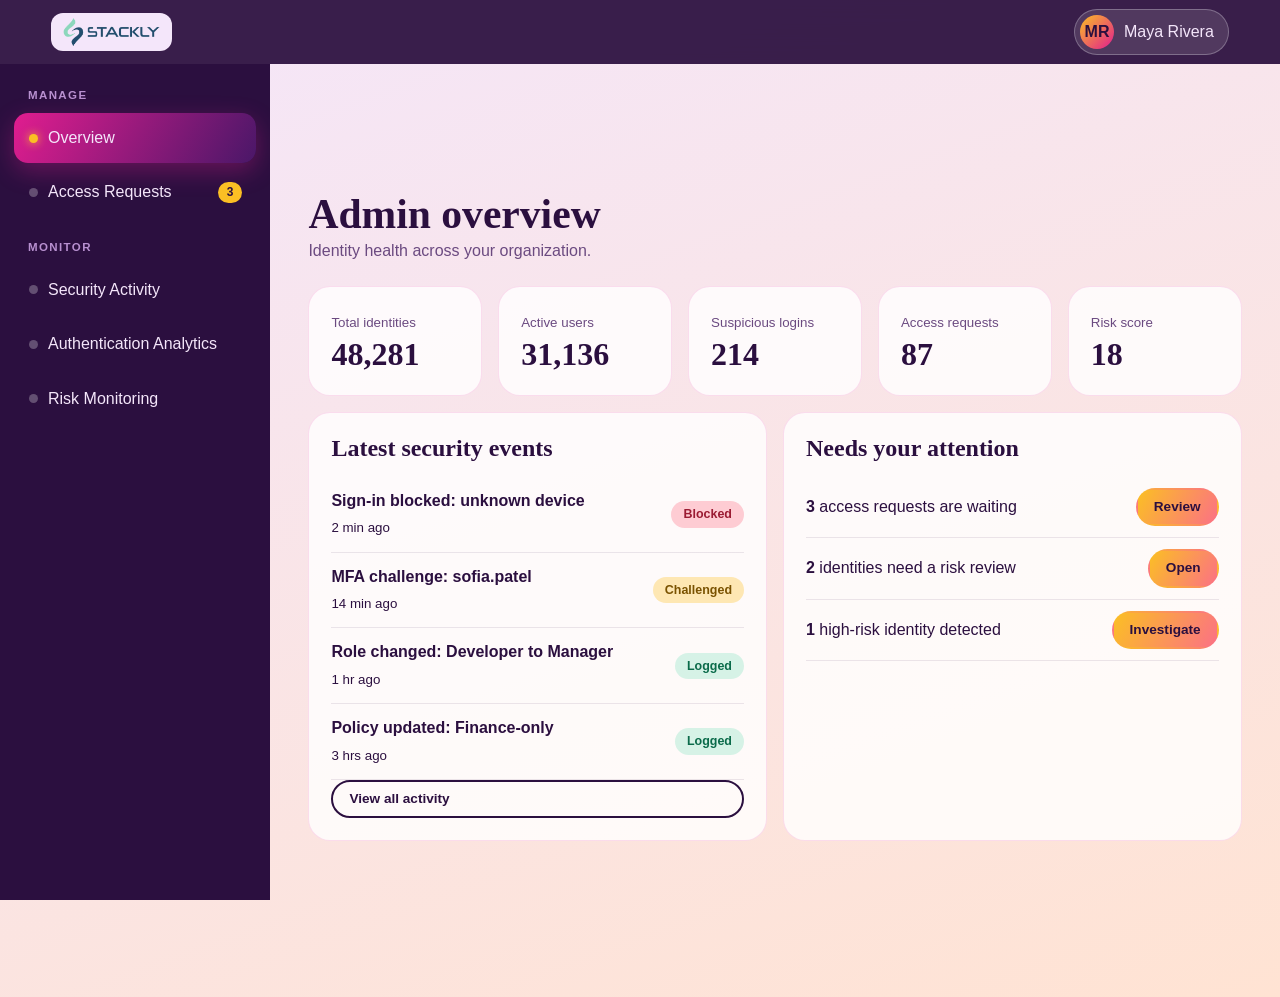
<file: admin-dashboard.html>
<!DOCTYPE html>
<html lang="en">
 <head>
  <meta charset="utf-8"/>
  <meta content="width=device-width,initial-scale=1" name="viewport"/>
  <title>
   Admin Dashboard | Stackly
  </title>
  <link href="assets/logo/favicon.png" rel="icon" type="image/png"/>
  <link href="css/style.css" rel="stylesheet"/>
  <link href="css/dashboard.css" rel="stylesheet"/>
 </head>
 <body class="d">
  <header class="dn">
   <a aria-label="Stackly home" class="logo" href="index.html">
    <img alt="Stackly logo" src="assets/logo/logo.webp"/>
   </a>
   <button aria-controls="dashboard-menu" aria-expanded="false" aria-label="Open dashboard menu" class="dburger" type="button">
    <span></span>
    <span></span>
    <span></span>
   </button>
   <div class="pm">
    <button aria-expanded="false" aria-haspopup="true" class="pb">
     <span class="av">
      MR
     </span>
     <span class="nm">
      Maya Rivera
     </span>
    </button>
    <div class="pmenu" role="menu">
     <a href="public-dashboard.html" role="menuitem">
      Switch to public dashboard
     </a>
     <a href="index.html" role="menuitem">
      Back to website
     </a>
     <a href="login.html" role="menuitem">
      Sign out
     </a>
    </div>
   </div>
  </header>
  <div class="dshell">
   <aside aria-label="Admin menu" class="side" id="dashboard-menu">
    <nav>
     <p class="mg">
      Manage
     </p>
     <a class="mi" data-panel="overview" href="#overview">
      Overview
     </a>
     <a class="mi" data-panel="requests" href="#requests">
      Access Requests
      <span class="bdg" data-badge="pend">
       3
      </span>
     </a>
     <p class="mg">
      Monitor
     </p>
     <a class="mi" data-panel="activity" href="#activity">
      Security Activity
     </a>
     <a class="mi" data-panel="analytics" href="#analytics">
      Authentication Analytics
     </a>
     <a class="mi" data-panel="risk" href="#risk">
      Risk Monitoring
     </a>
    </nav>
   </aside>
   <main class="dm">
    <section aria-labelledby="h-overview" class="dpanel" id="overview">
     <div class="pt">
      <h1 id="h-overview">
       Admin overview
      </h1>
      <p>
       Identity health across your organization.
      </p>
     </div>
     <div class="g g5" style="margin-top:20px">
      <div class="c kv">
       <small>
        Total identities
       </small>
       <b data-n="48392">
        0
       </b>
      </div>
      <div class="c kv">
       <small>
        Active users
       </small>
       <b data-n="31208">
        0
       </b>
      </div>
      <div class="c kv">
       <small>
        Suspicious logins
       </small>
       <b data-n="214">
        0
       </b>
      </div>
      <div class="c kv">
       <small>
        Access requests
       </small>
       <b data-n="87">
        0
       </b>
      </div>
      <div class="c kv">
       <small>
        Risk score
       </small>
       <b data-n="18">
        0
       </b>
      </div>
     </div>
     <div class="g ge" style="margin-top:16px">
      <div class="c">
       <h2 class="dh" style="margin-top:0">
        Latest security events
       </h2>
       <ul class="list">
        <li>
         <span>
          <b>
           Sign-in blocked: unknown device
          </b>
          <br/>
          <small>
           2 min ago
          </small>
         </span>
         <span class="pill hi">
          Blocked
         </span>
        </li>
        <li>
         <span>
          <b>
           MFA challenge: sofia.patel
          </b>
          <br/>
          <small>
           14 min ago
          </small>
         </span>
         <span class="pill me">
          Challenged
         </span>
        </li>
        <li>
         <span>
          <b>
           Role changed: Developer to Manager
          </b>
          <br/>
          <small>
           1 hr ago
          </small>
         </span>
         <span class="pill lo">
          Logged
         </span>
        </li>
        <li>
         <span>
          <b>
           Policy updated: Finance-only
          </b>
          <br/>
          <small>
           3 hrs ago
          </small>
         </span>
         <span class="pill lo">
          Logged
         </span>
        </li>
       </ul>
       <a class="btn g s" href="404.html" style="color:var(--plum)">
        View all activity
       </a>
      </div>
      <div class="c">
       <h2 class="dh" style="margin-top:0">
        Needs your attention
       </h2>
       <ul class="list">
        <li>
         <span>
          <b>
           3
          </b>
          access requests are waiting
         </span>
         <a class="btn p s" href="404.html">
          Review
         </a>
        </li>
        <li>
         <span>
          <b>
           2
          </b>
          identities need a risk review
         </span>
         <a class="btn p s" href="404.html">
          Open
         </a>
        </li>
        <li>
         <span>
          <b>
           1
          </b>
          high-risk identity detected
         </span>
         <a class="btn p s" href="404.html">
          Investigate
         </a>
        </li>
       </ul>
      </div>
     </div>
    </section>
    <!-- <section aria-labelledby="h-identities" class="dpanel" id="identities">
     <div class="pt">
      <h1 id="h-identities">
       Identity management
      </h1>
      <p>
       Every user, role and status in one place.
      </p>
     </div>
     <div class="fl">
      <input aria-label="Search users" id="uq" placeholder="Search users" type="search"/>
     </div>
     <div class="c tw" id="utable">
      <table>
       <thead>
        <tr>
         <th>
          User
         </th>
         <th>
          Email
         </th>
         <th>
          Role
         </th>
         <th>
          Status
         </th>
         <th>
          Last login
         </th>
         <th>
          Risk
         </th>
        </tr>
       </thead>
       <tbody>
        <tr>
         <td>
          <b>
           Maya Rivera
          </b>
         </td>
         <td>
          maya.rivera@acme.example
         </td>
         <td>
          Admin
         </td>
         <td>
          <span class="pill lo">
           Active
          </span>
         </td>
         <td>
          2 min ago
         </td>
         <td>
          <span class="pill lo">
           Low
          </span>
         </td>
        </tr>
        <tr>
         <td>
          <b>
           Liam Chen
          </b>
         </td>
         <td>
          liam.chen@acme.example
         </td>
         <td>
          Developer
         </td>
         <td>
          <span class="pill lo">
           Active
          </span>
         </td>
         <td>
          1 hr ago
         </td>
         <td>
          <span class="pill lo">
           Low
          </span>
         </td>
        </tr>
        <tr>
         <td>
          <b>
           Sofia Patel
          </b>
         </td>
         <td>
          sofia.patel@acme.example
         </td>
         <td>
          Manager
         </td>
         <td>
          <span class="pill lo">
           Active
          </span>
         </td>
         <td>
          Today, 08:12
         </td>
         <td>
          <span class="pill me">
           Medium
          </span>
         </td>
        </tr>
        <tr>
         <td>
          <b>
           Noah Kim
          </b>
         </td>
         <td>
          noah.kim@partner.example
         </td>
         <td>
          Partner
         </td>
         <td>
          <span class="pill hi">
           Suspended
          </span>
         </td>
         <td>
          3 days ago
         </td>
         <td>
          <span class="pill hi">
           High
          </span>
         </td>
        </tr>
        <tr>
         <td>
          <b>
           Ava Brown
          </b>
         </td>
         <td>
          ava.brown@acme.example
         </td>
         <td>
          Employee
         </td>
         <td>
          <span class="pill lo">
           Active
          </span>
         </td>
         <td>
          Yesterday
         </td>
         <td>
          <span class="pill lo">
           Low
          </span>
         </td>
        </tr>
        <tr>
         <td>
          <b>
           Omar Haddad
          </b>
         </td>
         <td>
          omar.haddad@acme.example
         </td>
         <td>
          Privileged
         </td>
         <td>
          <span class="pill me">
           Review
          </span>
         </td>
         <td>
          5 hrs ago
         </td>
         <td>
          <span class="pill me">
           Medium
          </span>
         </td>
        </tr>
       </tbody>
      </table>
     </div>
    </section> -->
    <section aria-labelledby="h-requests" class="dpanel" id="requests">
     <div class="pt">
      <h1 id="h-requests">
       Access requests
      </h1>
      <p>
       Approve or reject what people are asking for.
      </p>
     </div>
     <div class="rq">
      <div class="c">
       <h3>
        Pending (
        <span data-c="pend">
         3
        </span>
        )
       </h3>
       <ul id="pend">
        <li>
         <span>
          <b>
           Sofia Patel
          </b>
          <br>
           <small>
            Finance Reports
           </small>
          </br>
         </span>
         <span class="acts">
          <button class="sm y" data-act="approve">
           Approve
          </button>
          <button class="sm n" data-act="reject">
           Reject
          </button>
         </span>
        </li>
        <li>
         <span>
          <b>
           Liam Chen
          </b>
          <br>
           <small>
            Production DB
           </small>
          </br>
         </span>
         <span class="acts">
          <button class="sm y" data-act="approve">
           Approve
          </button>
          <button class="sm n" data-act="reject">
           Reject
          </button>
         </span>
        </li>
        <li>
         <span>
          <b>
           Ava Brown
          </b>
          <br>
           <small>
            HR Portal
           </small>
          </br>
         </span>
         <span class="acts">
          <button class="sm y" data-act="approve">
           Approve
          </button>
          <button class="sm n" data-act="reject">
           Reject
          </button>
         </span>
        </li>
       </ul>
      </div>
      <div class="c">
       <h3>
        Approved (
        <span data-c="appr">
         2
        </span>
        )
       </h3>
       <ul id="appr">
        <li>
         <span>
          <b>
           Maya Rivera
          </b>
          <br>
           <small>
            Admin Console
           </small>
          </br>
         </span>
        </li>
        <li>
         <span>
          <b>
           Omar Haddad
          </b>
          <br/>
          <small>
           Vault
          </small>
         </span>
        </li>
       </ul>
      </div>
      <div class="c">
       <h3>
        Rejected (
        <span data-c="rej">
         1
        </span>
        )
       </h3>
       <ul id="rej">
        <li>
         <span>
          <b>
           Noah Kim
          </b>
          <br/>
          <small>
           Billing Export
          </small>
         </span>
        </li>
       </ul>
      </div>
     </div>
    </section>
    <section aria-labelledby="h-activity" class="dpanel" id="activity">
     <div class="pt">
      <h1 id="h-activity">
       Security activity
      </h1>
      <p>
       A live stream of authentication and policy events.
      </p>
     </div>
     <div class="g g3" style="margin-bottom:16px">
      <div class="c kv">
       <small>
        Events today
       </small>
       <b data-n="1284">
        0
       </b>
      </div>
      <div class="c kv">
       <small>
        Blocked
       </small>
       <b data-n="37">
        0
       </b>
      </div>
      <div class="c kv">
       <small>
        Challenged
       </small>
       <b data-n="112">
        0
       </b>
      </div>
     </div>
     <div class="c">
      <ul class="feedl" id="feed">
       <li>
        Waiting for events…
       </li>
      </ul>
     </div>
    </section>
    <section aria-labelledby="h-analytics" class="dpanel" id="analytics">
     <div class="pt">
      <h1 id="h-analytics">
       Authentication analytics
      </h1>
      <p>
       How people sign in, and how well it is working.
      </p>
     </div>
     <div class="g g3" style="margin-bottom:16px">
      <div class="c kv">
       <small>
        Sign-in success rate
       </small>
       <b>
        96.4%
       </b>
      </div>
      <div class="c kv">
       <small>
        Passkey adoption
       </small>
       <b>
        38%
       </b>
      </div>
      <div class="c kv">
       <small>
        Average sign-in time
       </small>
       <b>
        2.1 s
       </b>
      </div>
     </div>
     <div class="c dk">
      <p>
       Successful (green) and failed (red) sign-ins, last 14 days
      </p>
      <div id="line">
      </div>
      <div aria-label="Daily sign-in volume" class="bars" role="img">
       <i>
       </i>
       <i>
       </i>
       <i>
       </i>
       <i>
       </i>
       <i>
       </i>
       <i>
       </i>
       <i>
       </i>
       <i>
       </i>
       <i>
       </i>
       <i>
       </i>
       <i>
       </i>
       <i>
       </i>
       <i>
       </i>
       <i>
       </i>
      </div>
     </div>
    </section>
    <section aria-labelledby="h-risk" class="dpanel" id="risk">
     <div class="pt">
      <h1 id="h-risk">
       Risk monitoring
      </h1>
      <p>
       Where identity risk sits across the organization.
      </p>
     </div>
     <div class="g g3">
      <div class="c">
       <h3>
        Low risk
       </h3>
       <div class="m">
        <div>
         <i data-w="72" style="background:var(--mint)">
         </i>
        </div>
       </div>
       <small>
        72% of identities
       </small>
      </div>
      <div class="c">
       <h3>
        Medium risk
       </h3>
       <div class="m">
        <div>
         <i data-w="21" style="background:var(--amber)">
         </i>
        </div>
       </div>
       <small>
        21% of identities
       </small>
      </div>
      <div class="c">
       <h3>
        High risk
       </h3>
       <div class="m">
        <div>
         <i data-w="7" style="background:var(--coral)">
         </i>
        </div>
       </div>
       <small>
        7% of identities
       </small>
      </div>
     </div>
     <div class="c" style="margin-top:16px">
      <h2 class="dh" style="margin-top:0">
       Top risky identities
      </h2>
      <ul class="list">
       <li>
        <span>
         <b>
          Noah Kim
         </b>
         <br/>
         <small>
          Partner, 3 days since last login
         </small>
        </span>
        <span class="pill hi">
         High
        </span>
       </li>
       <li>
        <span>
         <b>
          Omar Haddad
         </b>
         <br/>
         <small>
          Privileged, new device
         </small>
        </span>
        <span class="pill me">
         Medium
        </span>
       </li>
       <li>
        <span>
         <b>
          Sofia Patel
         </b>
         <br/>
         <small>
          Manager, unusual hours
         </small>
        </span>
        <span class="pill me">
         Medium
        </span>
       </li>
      </ul>
     </div>
    </section>
    <!-- <section aria-labelledby="h-access" class="dpanel" id="access">
     <div class="pt">
      <h1 id="h-access">
       Access control
      </h1>
      <p>
       Roles, permissions and the policies that enforce them.
      </p>
     </div>
     <div class="c tw">
      <table>
       <thead>
        <tr>
         <th>
          Role
         </th>
         <th>
          Permissions
         </th>
         <th>
          Policy
         </th>
        </tr>
       </thead>
       <tbody>
        <tr>
         <td>
          <b>
           Administrator
          </b>
         </td>
         <td class="chips">
          <span>
           Manage users
          </span>
          <span>
           Edit policies
          </span>
          <span>
           View audit logs
          </span>
         </td>
         <td>
          MFA required, IP allow-list
         </td>
        </tr>
        <tr>
         <td>
          <b>
           Developer
          </b>
         </td>
         <td class="chips">
          <span>
           Deploy
          </span>
          <span>
           Read secrets
          </span>
         </td>
         <td>
          Short-lived credentials
         </td>
        </tr>
        <tr>
         <td>
          <b>
           Manager
          </b>
         </td>
         <td class="chips">
          <span>
           Approve access
          </span>
          <span>
           View reports
          </span>
         </td>
         <td>
          Quarterly review
         </td>
        </tr>
        <tr>
         <td>
          <b>
           Partner
          </b>
         </td>
         <td class="chips">
          <span>
           Shared files
          </span>
         </td>
         <td>
          Expires in 30 days
         </td>
        </tr>
        <tr>
         <td>
          <b>
           Employee
          </b>
         </td>
         <td class="chips">
          <span>
           Company apps
          </span>
         </td>
         <td>
          SSO with passkey
         </td>
        </tr>
       </tbody>
      </table>
     </div>
     <h2 class="dh">
      Policies
     </h2>
     <div class="g ge">
      <div class="c pol">
       <div>
        <b>
         Require MFA for admins
        </b>
        <br/>
        <small>
         Applies to every administrator account.
        </small>
       </div>
       <button aria-label="Toggle Require MFA for admins" aria-pressed="true" class="sw">
       </button>
      </div>
      <div class="c pol">
       <div>
        <b>
         Block sign-ins from new countries
        </b>
        <br/>
        <small>
         Challenge or deny unfamiliar locations.
        </small>
       </div>
       <button aria-label="Toggle Block sign-ins from new countries" aria-pressed="true" class="sw">
       </button>
      </div>
      <div class="c pol">
       <div>
        <b>
         Expire guest access in 30 days
        </b>
        <br/>
        <small>
         Partner access ends automatically.
        </small>
       </div>
       <button aria-label="Toggle Expire guest access in 30 days" aria-pressed="true" class="sw">
       </button>
      </div>
      <div class="c pol">
       <div>
        <b>
         Passwordless for employees
        </b>
        <br/>
        <small>
         Offer passkeys as the default.
        </small>
       </div>
       <button aria-label="Toggle Passwordless for employees" aria-pressed="false" class="sw">
       </button>
      </div>
     </div>
    </section> -->
    <!-- <section aria-labelledby="h-audit" class="dpanel" id="audit">
     <div class="pt">
      <h1 id="h-audit">
       Audit logs
      </h1>
      <p>
       A searchable record of every action.
      </p>
     </div>
     <div class="c">
      <div class="fl">
       <input aria-label="Search audit logs" id="q" placeholder="Search logs" type="search">
        <select aria-label="Filter by result" id="lv">
         <option value="">
          All results
         </option>
         <option value="lo">
          Allowed
         </option>
         <option value="me">
          Challenged
         </option>
         <option value="hi">
          Denied
         </option>
        </select>
       </input>
      </div>
      <div class="tw">
       <table id="audit">
        <thead>
         <tr>
          <th>
           Time
          </th>
          <th>
           User
          </th>
          <th>
           Action
          </th>
          <th>
           Resource
          </th>
          <th>
           IP
          </th>
          <th>
           Result
          </th>
         </tr>
        </thead>
        <tbody>
         <tr data-lv="lo">
          <td>
           09:41
          </td>
          <td>
           maya.rivera
          </td>
          <td>
           Signed in
          </td>
          <td>
           Admin Console
          </td>
          <td>
           10.0.4.12
          </td>
          <td>
           <span class="pill lo">
            Allowed
           </span>
          </td>
         </tr>
         <tr data-lv="lo">
          <td>
           09:38
          </td>
          <td>
           liam.chen
          </td>
          <td>
           Read secret
          </td>
          <td>
           Vault / prod-db
          </td>
          <td>
           10.0.7.33
          </td>
          <td>
           <span class="pill lo">
            Allowed
           </span>
          </td>
         </tr>
         <tr data-lv="hi">
          <td>
           09:30
          </td>
          <td>
           unknown
          </td>
          <td>
           Signed in
          </td>
          <td>
           Admin Console
          </td>
          <td>
           185.22.9.4
          </td>
          <td>
           <span class="pill hi">
            Denied
           </span>
          </td>
         </tr>
         <tr data-lv="me">
          <td>
           09:12
          </td>
          <td>
           sofia.patel
          </td>
          <td>
           Changed policy
          </td>
          <td>
           Finance-only
          </td>
          <td>
           10.0.2.8
          </td>
          <td>
           <span class="pill me">
            Challenged
           </span>
          </td>
         </tr>
         <tr data-lv="hi">
          <td>
           08:57
          </td>
          <td>
           noah.kim
          </td>
          <td>
           Downloaded export
          </td>
          <td>
           Billing
          </td>
          <td>
           203.0.113.9
          </td>
          <td>
           <span class="pill hi">
            Denied
           </span>
          </td>
         </tr>
         <tr data-lv="lo">
          <td>
           08:40
          </td>
          <td>
           ava.brown
          </td>
          <td>
           Signed in
          </td>
          <td>
           HR Portal
          </td>
          <td>
           10.0.5.21
          </td>
          <td>
           <span class="pill lo">
            Allowed
           </span>
          </td>
         </tr>
         <tr data-lv="me">
          <td>
           08:22
          </td>
          <td>
           omar.haddad
          </td>
          <td>
           Elevated role
          </td>
          <td>
           Vault
          </td>
          <td>
           10.0.1.4
          </td>
          <td>
           <span class="pill me">
            Challenged
           </span>
          </td>
         </tr>
         <tr data-lv="lo">
          <td>
           08:05
          </td>
          <td>
           maya.rivera
          </td>
          <td>
           Created user
          </td>
          <td>
           Directory
          </td>
          <td>
           10.0.4.12
          </td>
          <td>
           <span class="pill lo">
            Allowed
           </span>
          </td>
         </tr>
        </tbody>
       </table>
      </div>
     </div>
    </section> -->
   </main>
  </div>
  <script src="https://cdnjs.cloudflare.com/ajax/libs/gsap/3.12.5/gsap.min.js">
  </script>
  <script src="js/auth.js">
  </script>
  <script src="js/dashboard.js">
  </script>
 </body>
</html>
</file>
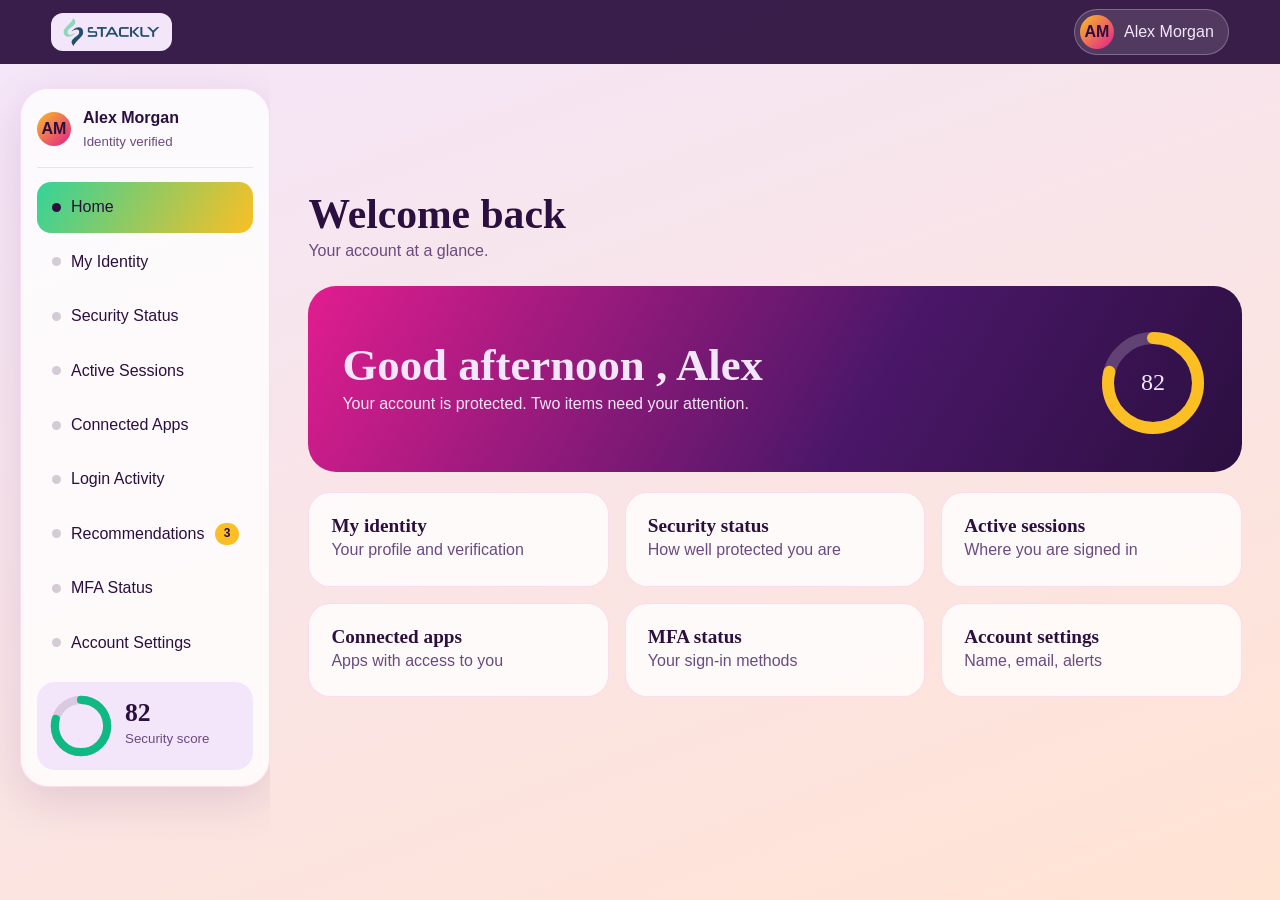
<file: public-dashboard.html>
<!DOCTYPE html>
<html lang="en">
 <head>
  <meta charset="utf-8"/>
  <meta content="width=device-width,initial-scale=1" name="viewport"/>
  <title>
   My Account | Stackly
  </title>
  <link href="assets/logo/favicon.png" rel="icon" type="image/png"/>
  <link href="css/style.css" rel="stylesheet"/>
  <link href="css/dashboard.css" rel="stylesheet"/>
 </head>
 <body class="d">
  <header class="dn">
   <a aria-label="Stackly home" class="logo" href="index.html">
    <img alt="Stackly logo" src="assets/logo/logo.webp"/>
   </a>
   <button aria-controls="dashboard-menu" aria-expanded="false" aria-label="Open dashboard menu" class="dburger" type="button">
    <span></span>
    <span></span>
    <span></span>
   </button>
   <div class="pm">
    <button aria-expanded="false" aria-haspopup="true" class="pb">
     <span class="av">
      AM
     </span>
     <span class="nm">
      Alex Morgan
     </span>
    </button>
    <div class="pmenu" role="menu">
     <a href="admin-dashboard.html" role="menuitem">
      Switch to admin dashboard
     </a>
     <a href="index.html" role="menuitem">
      Back to website
     </a>
     <a href="login.html" role="menuitem">
      Sign out
     </a>
    </div>
   </div>
  </header>
  <div class="dshell">
   <aside aria-label="Account menu" class="side pub" id="dashboard-menu">
    <div class="scard">
     <div class="who">
      <span class="av">
       AM
      </span>
      <div>
       <b>
        Alex Morgan
       </b>
       <small>
        Identity verified
       </small>
      </div>
     </div>
     <nav>
      <a class="mi" data-panel="home" href="#home">
       Home
      </a>
      <a class="mi" data-panel="identity" href="#identity">
       My Identity
      </a>
      <a class="mi" data-panel="security" href="#security">
       Security Status
      </a>
      <a class="mi" data-panel="sessions" href="#sessions">
       Active Sessions
      </a>
      <a class="mi" data-panel="apps" href="#apps">
       Connected Apps
      </a>
      <a class="mi" data-panel="activity" href="#activity">
       Login Activity
      </a>
      <a class="mi" data-panel="recommendations" href="#recommendations">
       Recommendations
       <span class="bdg" data-badge="recs">
        3
       </span>
      </a>
      <a class="mi" data-panel="mfa" href="#mfa">
       MFA Status
      </a>
      <a class="mi" data-panel="settings" href="#settings">
       Account Settings
      </a>
     </nav>
     <div class="mini">
      <svg aria-label="Security score 82 out of 100" class="ring" role="img" viewbox="0 0 110 110">
       <circle cx="55" cy="55" r="45" stroke="#2B0F3F22">
       </circle>
       <circle class="v" cx="55" cy="55" data-p="82" r="45" stroke="#10B981" stroke-dasharray="283" stroke-dashoffset="283" stroke-linecap="round" transform="rotate(-90 55 55)">
       </circle>
      </svg>
      <div>
       <b>
        82
       </b>
       <small>
        Security score
       </small>
      </div>
     </div>
    </div>
   </aside>
   <main class="dm">
    <section aria-labelledby="h-home" class="dpanel" id="home">
     <div class="pt">
      <h1 id="h-home">
       Welcome back
      </h1>
      <p>
       Your account at a glance.
      </p>
     </div>
     <div class="wb">
      <div>
       <h1>
        <span id="hi">
         Welcome
        </span>
        , Alex
       </h1>
       <p>
        Your account is protected. Two items need your attention.
       </p>
      </div>
      <svg aria-label="Security score 82 out of 100" class="ring" role="img" viewbox="0 0 110 110">
       <circle cx="55" cy="55" r="45" stroke="#ffffff33">
       </circle>
       <circle class="v" cx="55" cy="55" data-p="82" r="45" stroke="#FBBF24" stroke-dasharray="283" stroke-dashoffset="283" stroke-linecap="round" transform="rotate(-90 55 55)">
       </circle>
       <text fill="#F4E6FA" font-family="Georgia" font-size="24" text-anchor="middle" x="55" y="62">
        82
       </text>
      </svg>
     </div>
     <div class="g g3 tiles">
      <a class="c tile" href="#identity">
       <b>
        My identity
       </b>
       <span>
        Your profile and verification
       </span>
      </a>
      <a class="c tile" href="#security">
       <b>
        Security status
       </b>
       <span>
        How well protected you are
       </span>
      </a>
      <a class="c tile" href="#sessions">
       <b>
        Active sessions
       </b>
       <span>
        Where you are signed in
       </span>
      </a>
      <a class="c tile" href="#apps">
       <b>
        Connected apps
       </b>
       <span>
        Apps with access to you
       </span>
      </a>
      <a class="c tile" href="#mfa">
       <b>
        MFA status
       </b>
       <span>
        Your sign-in methods
       </span>
      </a>
      <a class="c tile" href="#settings">
       <b>
        Account settings
       </b>
       <span>
        Name, email, alerts
       </span>
      </a>
     </div>
    </section>
    <section aria-labelledby="h-identity" class="dpanel" id="identity">
     <div class="pt">
      <h1 id="h-identity">
       My identity
      </h1>
      <p>
       The details Stackly holds about you.
      </p>
     </div>
     <div class="g ge">
      <div class="c">
       <h2 class="dh" style="margin-top:0">
        My identity
       </h2>
       <div style="display:flex;gap:12px;align-items:center">
        <span class="av" style="width:56px;height:56px;font-size:1.2rem">
         AM
        </span>
        <div>
         <b>
          Alex Morgan
         </b>
         <br/>
         <small>
          alex.morgan@example.com
         </small>
        </div>
       </div>
       <p style="margin-top:12px">
        <span class="pill lo">
         Identity verified
        </span>
       </p>
       <small>
        ID: STK-20931
       </small>
      </div>
      <div class="c">
       <h2 class="dh" style="margin-top:0">
        Profile details
       </h2>
       <ul class="list">
        <li>
         <span>
          Full name
         </span>
         <b>
          Alex Morgan
         </b>
        </li>
        <li>
         <span>
          Email
         </span>
         <b>
          alex.morgan@example.com
         </b>
        </li>
        <li>
         <span>
          Account ID
         </span>
         <b>
          STK-20931
         </b>
        </li>
        <li>
         <span>
          Member since
         </span>
         <b>
          March 2025
         </b>
        </li>
        <li>
         <span>
          Verification level
         </span>
         <b>
          Verified
         </b>
        </li>
       </ul>
      </div>
     </div>
    </section>
    <section aria-labelledby="h-security" class="dpanel" id="security">
     <div class="pt">
      <h1 id="h-security">
       Security status
      </h1>
      <p>
       The strength of each part of your account.
      </p>
     </div>
     <div class="g ge">
      <div class="c">
       <h2 class="dh" style="margin-top:0">
        Security status
       </h2>
       <div class="m">
        <small>
         Password strength
        </small>
        <div>
         <i data-w="90" style="background:var(--mint)">
         </i>
        </div>
       </div>
       <div class="m">
        <small>
         Recovery options
        </small>
        <div>
         <i data-w="60" style="background:var(--amber)">
         </i>
        </div>
       </div>
       <div class="m">
        <small>
         Device trust
        </small>
        <div>
         <i data-w="85" style="background:var(--mint)">
         </i>
        </div>
       </div>
      </div>
      <div class="c">
       <h2 class="dh" style="margin-top:0">
        Checklist
       </h2>
       <ul class="list">
        <li>
         <span>
          Strong password
         </span>
         <span class="pill lo">
          Done
         </span>
        </li>
        <li>
         <span>
          Passkey enrolled
         </span>
         <span class="pill lo">
          Done
         </span>
        </li>
        <li>
         <span>
          Recovery email confirmed
         </span>
         <span class="pill me">
          Needs attention
         </span>
        </li>
        <li>
         <span>
          Security key added
         </span>
         <span class="pill me">
          Needs attention
         </span>
        </li>
        <li>
         <span>
          Unused apps removed
         </span>
         <span class="pill lo">
          Done
         </span>
        </li>
       </ul>
      </div>
     </div>
    </section>
    <section aria-labelledby="h-sessions" class="dpanel" id="sessions">
     <div class="pt">
      <h1 id="h-sessions">
       Active sessions
      </h1>
      <p>
       Devices currently signed in to your account.
      </p>
     </div>
     <div class="c">
      <h2 class="dh" style="margin-top:0">
       Active sessions
      </h2>
      <ul class="list">
       <li class="rm">
        <span>
         <b>
          MacBook Pro, Chrome
         </b>
         <br/>
         <small>
          Active now
         </small>
        </span>
        <span class="pill lo">
         This device
        </span>
       </li>
       <li class="rm">
        <span>
         <b>
          iPhone 15, Safari
         </b>
         <br/>
         <small>
          2 hours ago
         </small>
        </span>
        <button class="btn p s" data-act="remove">
         Revoke
        </button>
       </li>
       <li class="rm">
        <span>
         <b>
          Windows PC, Edge
         </b>
         <br/>
         <small>
          Yesterday
         </small>
        </span>
        <button class="btn p s" data-act="remove">
         Revoke
        </button>
       </li>
      </ul>
     </div>
    </section>
    <section aria-labelledby="h-apps" class="dpanel" id="apps">
     <div class="pt">
      <h1 id="h-apps">
       Connected applications
      </h1>
      <p>
       Apps that can access your Stackly identity.
      </p>
     </div>
     <div class="c">
      <h2 class="dh" style="margin-top:0">
       Connected applications
      </h2>
      <div class="apps">
       <div class="rm">
        <b>
         Slack
        </b>
        <br/>
        <button class="btn p s" data-act="remove">
         Disconnect
        </button>
       </div>
       <div class="rm">
        <b>
         GitHub
        </b>
        <br/>
        <button class="btn p s" data-act="remove">
         Disconnect
        </button>
       </div>
       <div class="rm">
        <b>
         Notion
        </b>
        <br/>
        <button class="btn p s" data-act="remove">
         Disconnect
        </button>
       </div>
       <div class="rm">
        <b>
         Zoom
        </b>
        <br/>
        <button class="btn p s" data-act="remove">
         Disconnect
        </button>
       </div>
       <div class="rm">
        <b>
         Salesforce
        </b>
        <br/>
        <button class="btn p s" data-act="remove">
         Disconnect
        </button>
       </div>
       <div class="rm">
        <b>
         Dropbox
        </b>
        <br/>
        <button class="btn p s" data-act="remove">
         Disconnect
        </button>
       </div>
      </div>
     </div>
    </section>
    <section aria-labelledby="h-activity" class="dpanel" id="activity">
     <div class="pt">
      <h1 id="h-activity">
       Recent login activity
      </h1>
      <p>
       The latest sign-ins and what happened.
      </p>
     </div>
     <div class="c">
      <h2 class="dh" style="margin-top:0">
       Recent login activity
      </h2>
      <ul class="list">
       <li>
        <span>
         <b>
          Signed in on MacBook Pro
         </b>
         <br/>
         <small>
          Today, 09:02
         </small>
        </span>
        <span class="pill lo">
         Verified
        </span>
       </li>
       <li>
        <span>
         <b>
          New device sign-in
         </b>
         <br/>
         <small>
          Yesterday, 21:14
         </small>
        </span>
        <span class="pill me">
         Challenged
        </span>
       </li>
       <li>
        <span>
         <b>
          Password check
         </b>
         <br/>
         <small>
          Mon, 08:40
         </small>
        </span>
        <span class="pill lo">
         Verified
        </span>
       </li>
       <li>
        <span>
         <b>
          Blocked unknown location
         </b>
         <br/>
         <small>
          Sun, 03:11
         </small>
        </span>
        <span class="pill hi">
         Blocked
        </span>
       </li>
      </ul>
     </div>
    </section>
    <section aria-labelledby="h-recommendations" class="dpanel" id="recommendations">
     <div class="pt">
      <h1 id="h-recommendations">
       Security recommendations
      </h1>
      <p>
       Small steps that make a big difference.
      </p>
     </div>
     <div class="c">
      <h2 class="dh" style="margin-top:0">
       Recommendations
      </h2>
      <div class="rec">
       <b>
        Add a security key
       </b>
       <p>
        Hardware keys stop phishing attacks.
       </p>
       <button class="btn p s" data-act="done">
        Mark done
       </button>
      </div>
      <div class="rec">
       <b>
        Review connected apps
       </b>
       <p>
        Remove apps you no longer use.
       </p>
       <button class="btn p s" data-act="done">
        Mark done
       </button>
      </div>
      <div class="rec">
       <b>
        Update recovery email
       </b>
       <p>
        Make sure you can always get back in.
       </p>
       <button class="btn p s" data-act="done">
        Mark done
       </button>
      </div>
     </div>
    </section>
    <section aria-labelledby="h-mfa" class="dpanel" id="mfa">
     <div class="pt">
      <h1 id="h-mfa">
       MFA status
      </h1>
      <p>
       The ways you prove it is you.
      </p>
     </div>
     <div class="g ge">
      <div class="c">
       <h2 class="dh" style="margin-top:0">
        MFA status
       </h2>
       <ul class="list">
        <li>
         <span>
          <b>
           Passkey
          </b>
          <br/>
          <small>
           Fastest and most secure
          </small>
         </span>
         <button aria-label="Toggle Passkey" aria-pressed="true" class="sw">
         </button>
        </li>
        <li>
         <span>
          <b>
           Authenticator app
          </b>
          <br/>
          <small>
           One-time codes
          </small>
         </span>
         <button aria-label="Toggle Authenticator app" aria-pressed="true" class="sw">
         </button>
        </li>
        <li>
         <span>
          <b>
           SMS code
          </b>
          <br/>
          <small>
           Least secure, backup only
          </small>
         </span>
         <button aria-label="Toggle SMS code" aria-pressed="false" class="sw">
         </button>
        </li>
       </ul>
      </div>
      <div class="c">
       <h2 class="dh" style="margin-top:0">
        Recovery options
       </h2>
       <ul class="list">
        <li>
         <span>
          Backup codes
         </span>
         <b>
          8 remaining
         </b>
        </li>
        <li>
         <span>
          Recovery email
         </span>
         <b>
          alex.morgan@example.com
         </b>
        </li>
        <li>
         <span>
          Trusted devices
         </span>
         <b>
          2 devices
         </b>
        </li>
       </ul>
      </div>
     </div>
    </section>
    <section aria-labelledby="h-settings" class="dpanel" id="settings">
     <div class="pt">
      <h1 id="h-settings">
       Account settings
      </h1>
      <p>
       Update your details and choose your alerts.
      </p>
     </div>
     <div class="g ge">
      <div class="c dk">
       <h2 class="dh" style="margin-top:0">
        Account settings
       </h2>
       <form data-form="settings" novalidate="">
        <div class="fld">
         <label for="first">
          Display name
         </label>
         <input aria-describedby="e-first" autocomplete="given-name" data-v="name" id="first" name="first" type="text"/>
         <div class="err" id="e-first" role="alert">
         </div>
        </div>
        <div class="fld">
         <label for="email">
          Email
         </label>
         <input aria-describedby="e-email" autocomplete="email" data-v="email" id="email" name="email" type="email"/>
         <div class="err" id="e-email" role="alert">
         </div>
        </div>
        <br/>
        <button class="btn p" type="submit">
         Save changes
        </button>
        <p class="ok-msg inline" role="status">
         Changes saved.
        </p>
       </form>
      </div>
      <div class="c">
       <h2 class="dh" style="margin-top:0">
        Notifications
       </h2>
       <ul class="list">
        <li>
         <span>
          Email me about new sign-ins
         </span>
         <button aria-label="Toggle Email me about new sign-ins" aria-pressed="true" class="sw">
         </button>
        </li>
        <li>
         <span>
          Alert me about risky activity
         </span>
         <button aria-label="Toggle Alert me about risky activity" aria-pressed="true" class="sw">
         </button>
        </li>
        <li>
         <span>
          Monthly security summary
         </span>
         <button aria-label="Toggle Monthly security summary" aria-pressed="false" class="sw">
         </button>
        </li>
       </ul>
      </div>
     </div>
    </section>
   </main>
  </div>
  <script src="https://cdnjs.cloudflare.com/ajax/libs/gsap/3.12.5/gsap.min.js">
  </script>
  <script src="js/auth.js">
  </script>
  <script src="js/dashboard.js">
  </script>
 </body>
</html>
</file>
<file: css/style.css>
:root {
  --plum: #2B0F3F;
  --plum2: #4A1768;
  --mag: #E11D8F;
  --amber: #FBBF24;
  --mint: #34D399;
  --coral: #FB7185;
  --orchid: #F4E6FA;
  --peach: #FFE3D3;
  --ink: #2B0F3F;
  --mut: #6B4A80
}

* {
  box-sizing: border-box;
  margin: 0
}

html {
  scroll-behavior: smooth
}

body {
  font: 16px/1.65 "Trebuchet MS", Verdana, sans-serif;
  color: var(--ink);
  background: linear-gradient(170deg, var(--orchid), var(--peach));
  overflow-x: hidden
}

h1,
h2,
h3 {
  font-family: Georgia, "Palatino Linotype", serif;
  line-height: 1.1
}

img,
svg {
  max-width: 100%
}

a {
  color: inherit
}

:focus-visible {
  outline: 3px solid var(--amber);
  outline-offset: 3px
}

.wrap {
  width: min(1140px, 92%);
  margin: auto
}

/* overflow:clip (not hidden) so position:sticky keeps working inside sections */
section {
  padding: 96px 0;
  position: relative;
  overflow: hidden;
  overflow: clip
}

.dark {
  background: radial-gradient(circle at 20% 10%, var(--plum2), var(--plum) 60%);
  color: var(--orchid)
}

h2 {
  font-size: clamp(2rem, 4.5vw, 3.4rem);
  margin-bottom: 16px
}

p.lead {
  max-width: 60ch;
  color: var(--mut)
}

.dark p.lead {
  color: #D9BDEB
}

.btn {
  display: inline-block;
  padding: 14px 28px;
  border-radius: 999px;
  font-weight: 700;
  text-decoration: none;
  border: 2px solid transparent;
  cursor: pointer;
  font-size: 1rem;
  transition: .3s
}

.btn.p {
  background: linear-gradient(120deg, var(--amber), var(--coral));
  color: var(--plum)
}

.btn.p:hover {
  box-shadow: 0 8px 30px #FB718588
}

.btn.g {
  border-color: currentColor;
  background: transparent;
  color: inherit
}

.btn.g:hover {
  background: #ffffff22
}

/* nav + logo (dark logo sits on a light pill so it stays readable) */
nav {
  position: fixed;
  inset: 0 0 auto;
  z-index: 50;
  padding: 12px 0;
  transition: .4s;
  color: var(--orchid)
}

nav.s {
  background: #2B0F3Fcc;
  backdrop-filter: blur(14px);
  padding: 8px 0
}

nav .wrap {
  display: flex;
  align-items: center;
  justify-content: space-between;
  gap: 16px
}

.logo {
  display: flex;
  align-items: center;
  background: var(--orchid);
  padding: 5px 12px;
  border-radius: 12px
}

.logo img {
  height: 28px;
  width: auto;
  display: block;
  transition: .3s
}

.logo:hover img {
  transform: rotate(-3deg) scale(1.05)
}

nav ul {
  display: flex;
  gap: 26px;
  list-style: none;
  align-items: center;
  padding: 0
}

nav a.l {
  text-decoration: none;
  position: relative;
  padding: 4px 0
}

nav a.l::after {
  content: "";
  position: absolute;
  left: 0;
  bottom: 0;
  height: 2px;
  width: 100%;
  background: var(--amber);
  transform: scaleX(0);
  transform-origin: left;
  transition: .3s
}

nav a.l:hover::after,
nav a.l.on::after {
  transform: scaleX(1)
}

.burger {
  display: none;
  background: none;
  border: 2px solid var(--orchid);
  color: inherit;
  border-radius: 8px;
  padding: 6px 12px;
  font-size: 1rem
}

/* loader */
#loader {
  position: fixed;
  inset: 0;
  z-index: 999;
  background: var(--plum);
  display: grid;
  place-items: center
}

.bento {
  display: grid;
  grid-template: repeat(3, 90px)/repeat(4, 110px);
  gap: 10px
}

.bento div {
  border-radius: 18px;
  display: grid;
  place-items: center;
  font: 700 .8rem Georgia;
  letter-spacing: .08em;
  color: var(--plum);
  opacity: 0
}

.bento .c1 {
  grid-column: span 2;
  background: var(--amber)
}

.bento .c2 {
  background: var(--mint)
}

.bento .c3 {
  grid-row: span 2;
  background: var(--coral)
}

.bento .c4 {
  background: var(--orchid)
}

.bento .c5 {
  grid-column: span 2;
  background: var(--mag);
  color: #fff
}

.bento .c6 {
  background: var(--amber)
}

#bar {
  position: absolute;
  bottom: 14%;
  width: min(300px, 70vw);
  height: 4px;
  background: #ffffff33;
  border-radius: 9px;
  overflow: hidden
}

#bar i {
  display: block;
  height: 100%;
  width: 0;
  background: linear-gradient(90deg, var(--amber), var(--mag))
}

.lw {
  position: absolute;
  top: 12%;
  height: 56px;
  width: auto;
  padding: 8px 16px;
  background: var(--orchid);
  border-radius: 14px
}

/* hero */
.hero {
  min-height: 100vh;
  display: flex;
  align-items: center;
  padding-top: 110px
}

.hero::before,
.ph::before {
  content: "";
  position: absolute;
  inset: 0;
  background: radial-gradient(circle at 80% 30%, #E11D8F55, transparent 45%), radial-gradient(circle at 10% 90%, #FBBF2433, transparent 40%), linear-gradient(#ffffff0d 1px, transparent 1px) 0 0/44px 44px, linear-gradient(90deg, #ffffff0d 1px, transparent 1px) 0 0/44px 44px
}

.hero .wrap {
  display: grid;
  grid-template-columns: 1.1fr .9fr;
  gap: 40px;
  align-items: center;
  position: relative
}

.hero h1 {
  font-size: clamp(2.6rem, 6vw, 5rem);
  margin-bottom: 20px
}

.hero h1 span,
.ph h1 span {
  display: inline-block;
  overflow: hidden;
  vertical-align: top
}

.hero h1 b,
.ph h1 b {
  display: inline-block;
  font-weight: 700;
  margin-right: .2em
}

.hero .btns {
  display: flex;
  gap: 14px;
  flex-wrap: wrap;
  margin-top: 28px
}

.vis {
  position: relative;
  aspect-ratio: 1;
  max-width: 460px;
  margin: auto;
  width: 100%
}

.vis svg {
  width: 100%;
  height: 100%
}

.fc {
  position: absolute;
  padding: 10px 16px;
  border-radius: 14px;
  background: #F4E6FAee;
  color: var(--plum);
  font-weight: 700;
  font-size: .85rem;
  box-shadow: 0 10px 30px #0004;
  display: flex;
  gap: 8px;
  align-items: center
}

.fc::before {
  content: "";
  width: 9px;
  height: 9px;
  border-radius: 50%;
  background: var(--mint);
  box-shadow: 0 0 10px var(--mint)
}

.fc.a {
  top: 4%;
  left: -6%
}

.fc.b {
  top: 30%;
  right: -8%
}

.fc.c {
  bottom: 18%;
  left: -10%
}

.fc.d {
  bottom: 2%;
  right: 4%
}

/* inner page header */
.ph {
  padding: 150px 0 80px;
  position: relative;
  overflow: hidden
}

.ph .wrap {
  position: relative
}

.ph h1 {
  font-size: clamp(2.4rem, 5.5vw, 4.4rem);
  margin-bottom: 16px
}

.ph-feature {
  display: grid;
  grid-template-columns: minmax(0, 1fr) minmax(280px, min(38vw, 410px));
  justify-content: center;
  align-items: center;
  min-height: 100vh;
  min-height: 100svh;
  gap: clamp(28px, 6vw, 80px);
  padding: 110px 4% 64px;
}

.ph-feature .wrap {
  width: 100%;
  max-width: 700px;
  margin: 0 auto;
}

.ph-feature .lead {
  max-width: 52ch;
}

.ph-highlights {
  display: flex;
  flex-wrap: wrap;
  gap: 10px;
  margin-top: 26px;
}

.ph-highlights span {
  padding: 8px 14px;
  border: 1px solid #ffffff3b;
  border-radius: 999px;
  background: #ffffff12;
  color: var(--orchid);
  font-size: .88rem;
}

.ph-visual {
  position: relative;
  width: min(100%, 410px);
  aspect-ratio: 1;
  justify-self: center;
  display: grid;
  place-items: center;
}

.ph-orbit {
  position: absolute;
  border: 1px solid #F4E6FA40;
  border-radius: 50%;
}

.ph-orbit::before,
.ph-orbit::after {
  content: "";
  position: absolute;
  width: 12px;
  height: 12px;
  border-radius: 50%;
  background: var(--mint);
  box-shadow: 0 0 20px #34D399aa;
}

.ph-orbit-outer {
  inset: 8%;
  border-style: dashed;
  animation: heroOrbit 34s linear infinite;
}

.ph-orbit-outer::before {
  top: 13%;
  left: 14%;
}

.ph-orbit-outer::after {
  right: 11%;
  bottom: 18%;
  width: 9px;
  height: 9px;
  background: var(--coral);
  box-shadow: 0 0 20px #FB7185aa;
}

.ph-orbit-inner {
  inset: 23%;
  border-color: #FBBF2455;
  animation: heroOrbit 24s linear infinite reverse;
}

.ph-orbit-inner::before {
  top: 8%;
  right: 22%;
  width: 8px;
  height: 8px;
  background: var(--amber);
  box-shadow: 0 0 18px #FBBF24aa;
}

.ph-orbit-inner::after {
  bottom: 12%;
  left: 15%;
  width: 7px;
  height: 7px;
}

.ph-core {
  display: grid;
  place-items: center;
  width: 112px;
  height: 112px;
  border: 1px solid #ffffff66;
  border-radius: 34px;
  background: linear-gradient(135deg, var(--amber), var(--mag));
  box-shadow: 0 0 70px #E11D8F55, 0 20px 50px #0004;
  color: var(--plum);
  font: 700 4rem Georgia, serif;
  animation: heroPulse 3s ease-in-out infinite;
}

.ph-node {
  position: absolute;
  padding: 9px 15px;
  border: 1px solid #ffffff3b;
  border-radius: 14px;
  background: #2B0F3Fe8;
  box-shadow: 0 12px 30px #0004;
  color: var(--orchid);
  font-size: .9rem;
  font-weight: 700;
  animation: heroFloat 4s ease-in-out infinite;
}

.ph-node::before {
  content: "";
  display: inline-block;
  width: 8px;
  height: 8px;
  margin-right: 8px;
  border-radius: 50%;
  background: var(--mint);
  box-shadow: 0 0 12px var(--mint);
}

.ph-node-top {
  top: 13%;
  left: 50%;
  transform: translateX(-50%);
  animation-delay: -.8s;
}

.ph-node-right {
  top: 45%;
  right: 0;
  animation-delay: -1.6s;
}

.ph-node-bottom {
  bottom: 13%;
  left: 50%;
  transform: translateX(-50%);
  animation-delay: -2.4s;
}

.ph-node-left {
  top: 45%;
  left: 0;
  animation-delay: -3.2s;
}

@media (max-width: 760px) {
  .ph-feature {
    grid-template-columns: 1fr;
  }

  .ph-feature .wrap {
    text-align: center;
  }

  .ph-feature .lead {
    margin-inline: auto;
  }

  .ph-highlights {
    justify-content: center;
  }

  .ph-visual {
    width: min(70vw, 300px);
  }
}

@keyframes heroOrbit {
  to {
    transform: rotate(360deg);
  }
}

@keyframes heroPulse {
  50% {
    box-shadow: 0 0 100px #E11D8F88, 0 20px 50px #0004;
    transform: scale(1.06);
  }
}

@keyframes heroFloat {
  50% {
    margin-top: -8px;
  }
}

/* sticky section */
.st {
  display: grid;
  grid-template-columns: 1fr 1fr;
  gap: 56px
}

.st .l {
  position: sticky;
  top: 110px;
  align-self: start
}

.st .r article {
  display: flex;
  flex-direction: column;
  min-height: 46vh;
  padding: 30px;
  border-radius: 24px;
  margin-bottom: 24px;
  background: #ffffffaa;
  border: 1px solid #E11D8F33
}

.overview-art {
  display: block;
  width: 100%;
  height: clamp(130px, 22vh, 190px);
  margin-top: 18px;
  border-radius: 16px;
  object-fit: cover;
}

.st h3 {
  font-size: 1.5rem;
  margin-bottom: 8px
}

/* spotlight */
.spot {
  position: relative;
  overflow: hidden
}

.spot::after {
  content: "";
  position: absolute;
  inset: 0;
  background: radial-gradient(260px circle at var(--mx, 50%) var(--my, 50%), #FBBF2433, transparent 70%);
  opacity: 0;
  transition: .3s;
  pointer-events: none
}

.spot:hover::after {
  opacity: 1
}

/* flip cards */
.grid3 {
  display: grid;
  grid-template-columns: repeat(3, 1fr);
  gap: 22px;
  margin-top: 40px
}

.flip {
  perspective: 1000px;
  height: 260px;
  cursor: pointer;
  border: 0;
  background: none;
  text-align: left;
  font: inherit;
  color: inherit
}

.fi {
  position: relative;
  width: 100%;
  height: 100%;
  transition: transform .8s cubic-bezier(.2, .8, .2, 1);
  transform-style: preserve-3d
}

.flip:hover .fi,
.flip.on .fi,
.flip:focus-visible .fi {
  transform: rotateY(180deg)
}

.fi>div {
  position: absolute;
  inset: 0;
  border-radius: 24px;
  padding: 26px;
  backface-visibility: hidden;
  display: flex;
  flex-direction: column;
  justify-content: flex-end
}

.ff {
  background: linear-gradient(150deg, var(--plum2), var(--mag));
  color: #fff
}

.ff svg {
  position: absolute;
  top: 16px;
  right: 16px;
  width: 120px;
  height: 100px;
  opacity: .9
}

.fb {
  background: linear-gradient(150deg, var(--amber), var(--coral));
  color: var(--plum);
  transform: rotateY(180deg);
  justify-content: center !important
}

.fi h3 {
  font-size: 1.4rem;
  margin-bottom: 6px
}

/* horizontal scroll sections */
.hs {
  padding: 0;
  overflow: hidden
}

.hs .pin {
  min-height: 100vh;
  display: flex;
  flex-direction: column;
  justify-content: center;
  padding: 70px 0
}

.hs .head {
  padding: 0 4%;
  max-width: 900px
}

.track {
  display: flex;
  gap: 24px;
  padding: 30px 4%;
  width: max-content
}

.step {
  width: min(300px, 78vw);
  padding: 28px;
  border-radius: 26px;
  background: #ffffff14;
  border: 1px solid #ffffff2a;
  flex: none;
  transition: .4s
}

.step.on {
  background: linear-gradient(150deg, var(--mag), var(--plum2));
  border-color: var(--amber);
  box-shadow: 0 0 40px #E11D8F66
}

.step i {
  display: grid;
  place-items: center;
  width: 42px;
  height: 42px;
  border-radius: 50%;
  background: var(--amber);
  color: var(--plum);
  font: 700 1rem Georgia;
  font-style: normal;
  margin-bottom: 14px
}

.prog {
  height: 4px;
  margin: 0 4%;
  background: #ffffff2a;
  border-radius: 9px
}

.prog b {
  display: block;
  height: 100%;
  width: 100%;
  transform: scaleX(0);
  transform-origin: left;
  background: linear-gradient(90deg, var(--amber), var(--mag));
  border-radius: 9px
}

.persona {
  width: min(320px, 80vw);
  height: 420px;
  border-radius: 28px;
  flex: none;
  overflow: hidden;
  position: relative;
  color: #fff;
  display: flex;
  align-items: flex-end;
  padding: 24px
}

.persona svg {
  position: absolute;
  inset: 0;
  width: 100%;
  height: 100%;
  transition: transform .8s
}

.persona:hover svg {
  transform: scale(1.12)
}

.persona div {
  position: relative;
  transform: translateY(40px);
  transition: .4s
}

.persona:hover div {
  transform: none
}

.persona p {
  opacity: 0;
  transition: .4s
}

.persona:hover p {
  opacity: 1
}

.persona:hover {
  box-shadow: 0 0 50px #FBBF2477
}

/* security intelligence */
.dash {
  display: grid;
  grid-template-columns: repeat(4, 1fr);
  gap: 18px;
  margin-top: 40px
}

.k {
  padding: 24px;
  border-radius: 22px;
  background: #ffffffcc;
  color: var(--plum)
}

.k b {
  display: block;
  font: 700 2.3rem Georgia
}

.k small {
  color: var(--mut)
}

.chart {
  grid-column: span 3;
  padding: 24px;
  border-radius: 22px;
  background: var(--plum);
  color: var(--orchid)
}

.risk {
  padding: 24px;
  border-radius: 22px;
  background: linear-gradient(150deg, var(--mint), var(--amber));
  color: var(--plum)
}

.bars {
  display: flex;
  align-items: flex-end;
  gap: 8px;
  height: 150px;
  margin-top: 14px
}

.bars i {
  flex: 1;
  background: linear-gradient(var(--amber), var(--mag));
  border-radius: 6px 6px 0 0;
  height: 10%;
  transform-origin: bottom;
  animation: chartPulse 1.8s ease-in-out infinite alternate
}

.bars i:nth-child(3n+1) {
  animation-delay: -.6s
}

.bars i:nth-child(3n+2) {
  animation-delay: -1.2s
}

@keyframes chartPulse {
  from {
    transform: scaleY(.72)
  }

  to {
    transform: scaleY(1)
  }
}

.ring {
  width: 110px;
  height: 110px;
  margin-top: 8px
}

.ring circle {
  fill: none;
  stroke-width: 12
}

.feed {
  grid-column: span 4;
  overflow: hidden;
  white-space: nowrap;
  font-size: .9rem;
  color: var(--mut)
}

/* accordion */
.acc {
  max-width: 820px;
  margin: 40px auto 0
}

.ac {
  border-radius: 20px;
  background: #ffffff99;
  margin-bottom: 14px;
  border: 1px solid #E11D8F33;
  overflow: hidden;
  color: var(--ink)
}

.ac button {
  all: unset;
  box-sizing: border-box;
  width: 100%;
  padding: 22px 26px;
  cursor: pointer;
  font: 700 1.2rem Georgia;
  display: flex;
  justify-content: space-between
}

.ac button:focus-visible {
  outline: 3px solid var(--amber)
}

.ac button::after {
  content: "+";
  color: var(--mag);
  transition: .3s
}

.ac.on button::after {
  transform: rotate(45deg)
}

.ac .bd {
  height: 0;
  overflow: hidden
}

.ac .bd p {
  padding: 0 26px 22px;
  color: var(--mut)
}

/* use cases */
.uc {
  height: 300px;
  border-radius: 26px;
  position: relative;
  overflow: hidden;
  color: #fff;
  display: flex;
  align-items: flex-end;
  padding: 24px
}

.uc svg {
  position: absolute;
  inset: 0;
  width: 100%;
  height: 100%;
  transition: transform .7s
}

.uc:hover svg {
  transform: scale(1.15)
}

.uc::before {
  content: "";
  position: absolute;
  inset: 0;
  background: linear-gradient(transparent 30%, #2B0F3Fe6);
  z-index: 1
}

.uc div {
  position: relative;
  z-index: 2
}

.uc p {
  max-height: 0;
  opacity: 0;
  overflow: hidden;
  transition: .5s
}

.uc:hover p {
  max-height: 80px;
  opacity: 1
}

/* marquee */
.mq {
  overflow: hidden;
  padding: 22px 0;
  background: linear-gradient(90deg, var(--mag), var(--coral), var(--amber));
  color: var(--plum);
  transform: rotate(-1.5deg);
  margin: 30px -2%
}

.mq.r {
  transform: rotate(1.5deg);
  background: var(--plum);
  color: var(--amber)
}

.mt {
  display: flex;
  width: max-content;
  animation: mq 28s linear infinite
}

.mq.r .mt {
  animation-direction: reverse
}

.mt span {
  font: 700 2rem Georgia;
  padding: 0 28px;
  white-space: nowrap
}

@keyframes mq {
  to {
    transform: translateX(-50%)
  }
}

/* CTA */
.cta {
  text-align: center;
  background: radial-gradient(circle at 50% 0, var(--mag), var(--plum2) 45%, var(--plum));
  color: var(--orchid)
}

.cta h2 {
  font-size: clamp(2.2rem, 5vw, 4rem)
}

.cta h2 span {
  display: inline-block
}

.badges {
  display: flex;
  justify-content: center;
  gap: 14px;
  flex-wrap: wrap;
  margin: 34px 0
}

.badges span {
  padding: 10px 20px;
  border-radius: 999px;
  background: #ffffff1f;
  border: 1px solid #ffffff44
}

/* footer */
footer {
  background: var(--plum);
  color: #D9BDEB;
  padding: 70px 0 30px;
  position: relative;
  overflow: hidden
}

footer::before {
  content: "";
  position: absolute;
  inset: 0;
  background: linear-gradient(#ffffff0a 1px, transparent 1px) 0 0/40px 40px, linear-gradient(90deg, #ffffff0a 1px, transparent 1px) 0 0/40px 40px, radial-gradient(circle at var(--mx, 30%) var(--my, 0), #E11D8F44, transparent 40%)
}

footer .wrap {
  position: relative;
  display: grid;
  grid-template-columns: 1.6fr 1fr 1fr 1fr;
  gap: 34px
}

.flogo {
  display: inline-block;
  background: var(--orchid);
  padding: 10px 16px;
  border-radius: 14px
}

.flogo img {
  height: 48px;
  width: auto;
  display: block
}

footer h3 {
  margin: 0 0 16px
}

footer ul {
  display: grid;
  gap: 10px;
  list-style: none;
  padding: 0;
  margin: 0
}

.footer-address {
  max-width: 30ch;
  font-style: normal;
  line-height: 1.7;
}

footer a {
  text-decoration: none
}

footer a:hover {
  color: var(--amber)
}

.soc {
  display: flex;
  gap: 10px;
  margin-top: 14px
}

.soc a {
  width: 38px;
  height: 38px;
  border-radius: 50%;
  border: 1px solid #ffffff44;
  display: grid;
  place-items: center;
  font-size: .8rem;
  position: relative;
  transition: .3s
}

.soc svg {
  width: 18px;
  height: 18px;
  fill: currentColor
}

.soc a:hover {
  transform: scale(1.15) rotate(10deg);
  background: var(--mag);
  box-shadow: 0 0 18px var(--mag)
}

.soc a::after {
  content: attr(data-t);
  position: absolute;
  bottom: 120%;
  font-size: .7rem;
  background: var(--amber);
  color: var(--plum);
  padding: 2px 8px;
  border-radius: 6px;
  opacity: 0;
  transition: .3s;
  pointer-events: none
}

.soc a:hover::after {
  opacity: 1
}

.copy {
  display: flex;
  grid-column: 1/-1;
  align-items: center;
  justify-content: space-between;
  gap: 20px;
  border-top: 1px solid #ffffff22;
  padding-top: 20px;
  font-size: .85rem
}

.copy-links {
  display: flex;
  gap: 20px;
  margin-left: auto
}

/* auth + forms + 404 */
.auth {
  min-height: 100vh;
  display: grid;
  place-items: center;
  padding: 100px 4% 40px;
  background: radial-gradient(circle at 15% 20%, #E11D8F55, transparent 40%), radial-gradient(circle at 85% 80%, #FBBF2444, transparent 40%), var(--plum);
  color: var(--orchid)
}

.card {
  width: min(480px, 100%);
  padding: 36px;
  border-radius: 30px;
  background: #ffffff14;
  backdrop-filter: blur(18px);
  border: 1px solid #ffffff33
}

.card h1 {
  font-size: 2rem;
  margin-bottom: 6px
}

.fld {
  margin-top: 16px
}

.fld label {
  display: block;
  font-size: .9rem;
  margin-bottom: 6px
}

.fld input[type=text],
.fld input[type=email],
.fld input[type=password],
.fld textarea {
  width: 100%;
  padding: 13px 16px;
  border-radius: 14px;
  border: 2px solid #ffffff33;
  background: #2B0F3F99;
  color: #fff;
  font: inherit;
  transition: .3s
}

.fld textarea {
  min-height: 120px;
  resize: vertical
}

.fld input:focus,
.fld textarea:focus {
  border-color: var(--amber);
  outline: 0;
  box-shadow: 0 0 0 4px #FBBF2433
}

.fld.bad input,
.fld.bad textarea {
  border-color: var(--coral)
}

.fld.ok input,
.fld.ok textarea {
  border-color: var(--mint)
}

.err {
  color: var(--coral);
  font-size: .85rem;
  min-height: 1.2em;
  margin-top: 4px
}

.pw {
  position: relative
}

.pw button {
  position: absolute;
  right: 8px;
  top: 50%;
  transform: translateY(-50%);
  background: none;
  border: 0;
  color: var(--amber);
  font-weight: 700;
  cursor: pointer;
  padding: 8px
}

.roles {
  display: grid;
  grid-template-columns: 1fr 1fr;
  gap: 12px;
  margin-top: 18px
}

.role {
  padding: 16px;
  border-radius: 18px;
  border: 2px solid #ffffff33;
  background: transparent;
  color: inherit;
  font: inherit;
  cursor: pointer;
  text-align: center;
  transition: .35s
}

.role b {
  display: block;
  font: 700 1.1rem Georgia
}

.role small {
  opacity: .75
}

.role.on.admin {
  border-color: var(--amber);
  background: #FBBF2422;
  box-shadow: 0 0 26px #FBBF2477;
  transform: translateY(-3px)
}

.role.on.public {
  border-color: var(--mint);
  background: #34D39922;
  box-shadow: 0 0 26px #34D39977;
  transform: translateY(-3px)
}

.row {
  display: flex;
  justify-content: space-between;
  align-items: center;
  margin: 16px 0;
  font-size: .9rem;
  gap: 10px;
  flex-wrap: wrap
}

.row a {
  color: var(--amber)
}

.card .btn {
  width: 100%;
  margin-top: 6px
}

.ok-msg {
  text-align: center;
  display: none
}

.ok-msg svg {
  width: 90px
}

.ok-msg.inline {
  margin-top: 14px;
  color: var(--mint);
  font-weight: 700
}

.nf {
  text-align: center
}

.nf svg {
  width: min(320px, 70vw)
}

.nf .btns {
  display: flex;
  gap: 14px;
  justify-content: center;
  margin-top: 24px
}

.nf .btn {
  width: auto
}

/* about / services / blog / contact */
.two {
  display: grid;
  grid-template-columns: 1fr 1fr;
  gap: 24px;
  margin-top: 30px
}

.mv {
  padding: 34px;
  border-radius: 26px;
  background: #ffffffaa;
  border: 1px solid #E11D8F33
}

.mv h3 {
  font-size: 1.5rem;
  margin-bottom: 8px
}

.post {
  border-radius: 26px;
  overflow: hidden;
  background: #ffffffcc;
  border: 1px solid #E11D8F22
}

.post.big {
  grid-column: 1/-1;
  display: grid;
  grid-template-columns: 1.2fr 1fr
}

.im {
  height: 210px;
  position: relative;
  overflow: hidden
}

.post.big .im {
  height: 100%;
  min-height: 280px
}

.im svg {
  position: absolute;
  inset: 0;
  width: 100%;
  height: 100%;
  transition: transform .8s
}

.post:hover .im svg {
  transform: scale(1.12)
}

.pc {
  padding: 24px
}

.pc h3 {
  font-size: 1.3rem;
  margin: 8px 0
}

.pc p {
  color: var(--mut);
  margin-bottom: 14px
}

.tag {
  background: var(--mag);
  color: #fff;
  padding: 3px 12px;
  border-radius: 999px;
  font-size: .78rem;
  font-weight: 700
}

.pc time {
  font-size: .85rem;
  color: var(--mut);
  margin-left: 8px
}

.cgrid {
  display: grid;
  grid-template-columns: 1fr 1fr;
  gap: 40px;
  align-items: start
}

.cgrid .card {
  width: 100%
}

.card.solid {
  background: var(--plum)
}

.info {
  display: grid;
  grid-template-columns: 1fr 1fr;
  gap: 14px;
  margin-bottom: 20px
}

.map {
  border-radius: 26px;
  overflow: hidden;
  background: linear-gradient(150deg, var(--plum2), var(--mag))
}

/* responsive */
@media(max-width:900px) {

  .hero .wrap,
  .st,
  .two,
  .cgrid,
  .post.big,
  .info {
    grid-template-columns: 1fr
  }

  .st .l {
    position: static
  }

  .grid3 {
    grid-template-columns: 1fr 1fr
  }

  .dash {
    grid-template-columns: 1fr 1fr
  }

  .chart,
  .feed {
    grid-column: span 2
  }

  footer .wrap {
    grid-template-columns: 1fr 1fr
  }

  .fc.a {
    left: 0
  }

  .fc.b {
    right: 0
  }

  .fc.c {
    left: 0
  }

  .burger {
    display: block
  }

  .hs {
    overflow: visible
  }

  .hs .track {
    overflow-x: auto;
    width: auto
  }
}

@media(max-width:560px) {

  .grid3,
  .dash {
    grid-template-columns: 1fr
  }

  .chart,
  .feed {
    grid-column: auto
  }

  footer .wrap {
    grid-template-columns: 1fr
  }

  .bento {
    grid-template: repeat(3, 70px)/repeat(4, 70px)
  }

  section {
    padding: 70px 0
  }
}

/* reduced motion: no animation, and the pinned horizontal sections become plain swipe rows */
@media(prefers-reduced-motion:reduce) {
  * {
    animation: none !important;
    transition: none !important
  }

  .hs {
    overflow: visible
  }

  .hs .track {
    overflow-x: auto;
    width: auto
  }
}


/* ===== Access section: cards flow automatically, left to right ===== */
.access {
  background:
    radial-gradient(circle at 85% 0, #E11D8F55, transparent 45%),
    radial-gradient(circle at 5% 100%, #FBBF2433, transparent 40%),
    linear-gradient(160deg, var(--plum), var(--plum2));
  color: var(--orchid);
}

.access p.lead {
  color: #D9BDEB;
}

.flow {
  margin-top: 48px;
  padding: 24px 0 34px;
  overflow: hidden;
  -webkit-mask-image: linear-gradient(90deg, transparent, #000 8%, #000 92%, transparent);
  mask-image: linear-gradient(90deg, transparent, #000 8%, #000 92%, transparent);
}

.flow-track {
  display: flex;
  gap: 26px;
  width: max-content;
  animation: flowR 50s linear infinite;
}

.flow:hover .flow-track {
  animation-play-state: paused;
}

/* moves left to right; the track holds two copies of the cards, so -50% to 0 loops seamlessly */
@keyframes flowR {
  from {
    transform: translateX(-50%);
  }

  to {
    transform: translateX(0);
  }
}

.pcard {
  width: 290px;
  height: 390px;
  flex: none;
  position: relative;
  overflow: hidden;
  border-radius: 30px;
  display: flex;
  align-items: flex-end;
  padding: 14px;
  color: #fff;
  border: 1px solid #ffffff33;
  transition: transform .5s, box-shadow .5s;
}

.pcard:hover {
  transform: translateY(-12px) scale(1.03);
  box-shadow: 0 30px 60px #E11D8F66;
}

/* generated artwork fills the card */
.pcard>svg {
  position: absolute;
  inset: 0;
  width: 100%;
  height: 100%;
  transition: transform .8s;
}

.pcard:hover>svg {
  transform: scale(1.12);
}

.pcard .pinfo {
  position: relative;
  z-index: 2;
  width: 100%;
  padding: 18px;
  border-radius: 22px;
  background: #2B0F3F99;
  backdrop-filter: blur(12px);
  border: 1px solid #ffffff2a;
}

.pcard h3 {
  font-size: 1.35rem;
  margin-bottom: 4px;
}

.pcard p {
  font-size: .92rem;
  color: var(--orchid);
}

.pcard .dot {
  position: absolute;
  top: 18px;
  right: 18px;
  width: 10px;
  height: 10px;
  border-radius: 50%;
  background: var(--mint);
  box-shadow: 0 0 12px var(--mint);
}

.lvl {
  height: 6px;
  margin-top: 12px;
  border-radius: 9px;
  background: #ffffff33;
  overflow: hidden;
}

.lvl i {
  display: block;
  height: 100%;
  border-radius: 9px;
  background: linear-gradient(90deg, var(--amber), var(--mint));
}

.tags {
  max-height: 0;
  opacity: 0;
  overflow: hidden;
  transition: .45s;
}

.pcard:hover .tags {
  max-height: 70px;
  opacity: 1;
  margin-top: 12px;
}

.tags span {
  display: inline-block;
  margin: 0 6px 6px 0;
  padding: 2px 12px;
  border-radius: 999px;
  background: #ffffff26;
  font-size: .78rem;
}

/* ===== Hero text animation helpers (letters and words are animated by main.js) ===== */
.ch {
  display: inline-block;
  font-style: normal;
}

.wd {
  display: inline-block;
}

@media (max-width: 560px) {
  .pcard {
    width: 240px;
    height: 340px;
  }
}

@media (prefers-reduced-motion: reduce) {
  .flow {
    overflow-x: auto;
    -webkit-mask-image: none;
    mask-image: none;
  }

  .flow-track {
    animation: none;
  }
}

/* ===== Use-case images ===== */
.uc img {
  position: absolute;
  inset: 0;
  width: 100%;
  height: 100%;
  object-fit: cover;
  transition: transform .7s;
}

.uc:hover img {
  transform: scale(1.15);
}

/* ===== Live indicator + legal pages ===== */
.live-indicator {
  display: inline-flex;
  align-items: center;
  gap: 6px;
  margin-left: 10px;
  padding: 2px 10px;
  border-radius: 999px;
  background: #34D39933;
  color: var(--mint);
  font: 700 .7rem "Trebuchet MS", sans-serif;
  letter-spacing: .08em;
  vertical-align: middle;
}

.live-indicator::before {
  content: "";
  width: 7px;
  height: 7px;
  border-radius: 50%;
  background: var(--mint);
  animation: pulse 1.2s ease-in-out infinite;
}

@keyframes pulse {
  50% {
    opacity: .25;
    transform: scale(1.5);
  }
}

.prose {
  max-width: 780px;
}

.prose h2 {
  font-size: 1.5rem;
  margin: 34px 0 10px;
}

.prose p {
  color: var(--mut);
  margin-bottom: 8px;
}

/* ===== Robot assistant (Security topics section) ===== */
.faq .wrap {
  display: grid;
  grid-template-columns: minmax(0, 1fr) 300px;
  column-gap: 56px;
  align-items: start;
}

.faq .wrap>h2,
.faq .wrap>p.lead,
.faq .acc {
  grid-column: 1;
}

.faq .acc {
  max-width: none;
  margin: 40px 0 0;
}

.bot {
  grid-column: 2;
  grid-row: 1 / span 3;
  position: sticky;
  top: 110px;
  text-align: center;
}

.bot svg {
  width: 100%;
  max-width: 260px;
  overflow: visible;
  filter: drop-shadow(0 20px 40px #E11D8F55);
}

.bubble {
  position: relative;
  margin: 0 auto 22px;
  padding: 14px 18px;
  max-width: 280px;
  border-radius: 20px;
  background: var(--orchid);
  color: var(--plum);
  font-size: .95rem;
  font-weight: 700;
  line-height: 1.4;
}

.bubble::after {
  content: "";
  position: absolute;
  left: 50%;
  bottom: -9px;
  margin-left: -9px;
  border: 9px solid transparent;
  border-bottom: 0;
  border-top-color: var(--orchid);
}

@media (max-width: 900px) {
  .faq .wrap {
    grid-template-columns: 1fr;
  }

  .bot {
    grid-column: 1;
    grid-row: auto;
    order: 10;
    position: static;
    margin-top: 40px;
  }
}

/* ===== Navbar: logo left, page links centred, account actions right ===== */
nav .wrap {
  display: grid;
  grid-template-columns: 1fr auto 1fr;
  /* equal side columns keep the middle truly centred */
  align-items: center;
}

nav .logo {
  justify-self: start;
}

.nav-menu {
  display: contents;
  /* the two lists become grid items of .wrap */
}

nav ul {
  display: flex;
  align-items: center;
  gap: 26px;
  padding: 0;
  list-style: none;
}

.nav-main {
  justify-self: center;
}

.nav-actions {
  justify-self: end;
}

@media (max-width: 1100px) {
  nav ul {
    gap: 16px;
  }

  nav a.l {
    font-size: .92rem;
  }

  .nav-actions .btn {
    padding: 8px 16px !important;
  }
}

@media (max-width: 900px) {
  nav,
  nav.s {
    position: fixed;
    top: 0;
    left: 0;
    right: 0;
    width: 100%;
    padding: calc(8px + env(safe-area-inset-top, 0px)) 0 8px;
    background: #2B0F3Fee;
    backdrop-filter: blur(14px);
  }

  nav .wrap {
    display: flex;
    justify-content: space-between;
  }

  .nav-menu {
    display: none;
    position: absolute;
    top: 100%;
    left: 0;
    right: 0;
    flex-direction: column;
    gap: 18px;
    padding: 20px;
    background: var(--plum);
  }

  .nav-menu.open {
    display: flex;
  }

  nav ul {
    flex-direction: column;
    align-items: flex-start;
    gap: 14px;
  }
}

/* ================= Shared animation keyframes ================= */
@property --a {
  syntax: "<angle>";
  inherits: false;
  initial-value: 0deg;
}

@keyframes spin {
  to {
    transform: rotate(360deg);
  }
}

@keyframes rot {
  to {
    --a: 360deg;
  }
}

@keyframes drift {
  from {
    transform: translate(0, 0) scale(1);
  }

  to {
    transform: translate(34px, -26px) scale(1.25);
  }
}

@keyframes paneIn {
  from {
    opacity: 0;
    transform: translateX(34px);
  }

  to {
    opacity: 1;
    transform: none;
  }
}

@keyframes prog {
  from {
    width: 0;
  }

  to {
    width: 100%;
  }
}

@keyframes sheen {
  to {
    background-position: 200% 0;
  }
}

@keyframes bob {
  50% {
    transform: translateY(-10px);
  }
}

/* ================= ABOUT ================= */
.two-col {
  display: grid;
  grid-template-columns: 1fr 1fr;
  gap: 56px;
  align-items: center;
}

.orbit svg {
  display: block;
  width: 100%;
  max-width: 440px;
  margin: auto;
}

.o1,
.o2,
.o3 {
  transform-origin: 200px 200px;
}

.o1 {
  animation: spin 10s linear infinite;
}

.o2 {
  animation: spin 16s linear infinite reverse;
}

.o3 {
  animation: spin 24s linear infinite;
}

.ticks {
  list-style: none;
  padding: 0;
  margin-top: 20px;
}

.ticks li {
  position: relative;
  padding: 10px 0 10px 40px;
  font-weight: 700;
}

.ticks li::before {
  content: "\2713";
  position: absolute;
  left: 0;
  top: 8px;
  display: grid;
  place-items: center;
  width: 28px;
  height: 28px;
  border-radius: 50%;
  background: linear-gradient(135deg, var(--amber), var(--coral));
  color: var(--plum);
}

.swap {
  display: grid;
  grid-template-columns: 260px 1fr;
  gap: 30px;
  margin-top: 36px;
}

.swap-tabs {
  display: flex;
  flex-direction: column;
  gap: 12px;
}

.swap-tabs button {
  padding: 16px 22px;
  border-radius: 18px;
  border: 2px solid #ffffff33;
  background: transparent;
  color: inherit;
  font: 700 1.1rem Georgia, serif;
  text-align: left;
  cursor: pointer;
  transition: .35s;
}

.swap-tabs button:hover {
  border-color: #ffffff77;
}

.swap-tabs button.on {
  border-color: var(--amber);
  background: #FBBF2422;
  transform: translateX(10px);
}

.swap-panel {
  position: relative;
  overflow: hidden;
  min-height: 280px;
  padding: 44px;
  border-radius: 30px;
  background: linear-gradient(140deg, #ffffff14, #ffffff05);
  border: 1px solid #ffffff2a;
}

.swap-panel::before {
  content: "";
  position: absolute;
  top: -110px;
  right: -90px;
  width: 340px;
  height: 340px;
  border-radius: 50%;
  background: radial-gradient(circle, #E11D8Faa, transparent 65%);
  animation: drift 9s ease-in-out infinite alternate;
}

.swap-panel>* {
  position: relative;
}

.swap-no {
  font: 700 4.4rem Georgia, serif;
  line-height: 1;
  color: #ffffff26;
}

.swap-panel h3 {
  margin: 6px 0 12px;
  font-size: 2rem;
}

.swap-panel p {
  max-width: 52ch;
  font-size: 1.1rem;
  color: #E8D3F3;
}

.bento2 {
  display: grid;
  grid-template-columns: repeat(4, 1fr);
  grid-auto-rows: 170px;
  gap: 16px;
  margin-top: 40px;
}

.t1 {
  grid-column: span 2;
  grid-row: span 2;
}

.t4 {
  grid-column: span 2;
}

.t5 {
  grid-column: span 2;
}

.t6 {
  grid-column: span 2;
}

.bt {
  position: relative;
  overflow: hidden;
  display: flex;
  flex-direction: column;
  justify-content: flex-end;
  padding: 26px;
  border-radius: 26px;
  color: #fff;
  background-size: 200% 200%;
  transition: transform .4s, box-shadow .4s, background-position .8s;
}

.bt:hover {
  transform: translateY(-6px) rotate(-.6deg);
  box-shadow: 0 20px 50px #E11D8F55;
  background-position: 100% 100%;
}

.bt b {
  position: absolute;
  top: 8px;
  right: 18px;
  font: 700 3.6rem Georgia, serif;
  color: #ffffff33;
}

.bt h3 {
  margin-bottom: 4px;
  font-size: 1.3rem;
}

.bt p {
  color: inherit;
  font-size: .92rem;
}

.t1 h3 {
  font-size: 2rem;
}

.t1 p {
  font-size: 1.05rem;
}

.c1 {
  background-image: linear-gradient(135deg, var(--plum2), var(--mag));
}

.c2 {
  background-image: linear-gradient(135deg, var(--amber), var(--coral));
  color: var(--plum);
}

.c3 {
  background-image: linear-gradient(135deg, #10B981, var(--plum2));
}

.c4 {
  background-image: linear-gradient(135deg, var(--coral), var(--mag));
}

.c5 {
  background-image: linear-gradient(135deg, var(--plum), var(--plum2));
}

.c6 {
  background-image: linear-gradient(135deg, var(--mint), var(--amber));
  color: var(--plum);
}

.zz {
  position: relative;
  max-width: 920px;
  margin: 50px auto 0;
}

.zz-line {
  position: absolute;
  left: 50%;
  top: 0;
  bottom: 0;
  width: 4px;
  margin-left: -2px;
  background: #ffffff22;
  border-radius: 4px;
}

.zz-line i {
  display: block;
  height: 100%;
  background: linear-gradient(var(--amber), var(--mag));
  border-radius: 4px;
  transform: scaleY(0);
  transform-origin: top;
}

.zi {
  position: relative;
  width: 50%;
  padding: 0 44px 54px 0;
  text-align: right;
}

.zi.r {
  margin-left: 50%;
  padding: 0 0 54px 44px;
  text-align: left;
}

.zi::after {
  content: "";
  position: absolute;
  top: 8px;
  right: -10px;
  width: 20px;
  height: 20px;
  border-radius: 50%;
  background: var(--amber);
  box-shadow: 0 0 0 6px #FBBF2433;
}

.zi.r::after {
  left: -10px;
  right: auto;
}

.zi h3 {
  font-size: 2.2rem;
  color: var(--amber);
}

.zi p {
  color: #E8D3F3;
}

.zi-copy {
  min-width: 0;
}

.journey-art {
  display: block;
  flex: 0 0 120px;
  width: 120px;
  height: 86px;
  object-fit: cover;
  padding: 4px;
  border: 1px solid #ffffff24;
  border-radius: 16px;
  background: linear-gradient(145deg, #ffffff12, #E11D8F18);
}

.zi:not(.r) {
  display: flex;
  align-items: center;
  justify-content: flex-end;
  gap: 18px;
}

.zi.r {
  display: flex;
  align-items: center;
  gap: 18px;
}

.crew {
  display: grid;
  grid-template-columns: repeat(4, 1fr);
  gap: 26px;
  margin-top: 44px;
  text-align: center;
}

.mate {
  padding: 10px;
  transition: transform .4s;
}

.mate:hover {
  transform: translateY(-8px);
}

.ringav {
  width: 150px;
  height: 150px;
  margin: 0 auto 16px;
  padding: 5px;
  border-radius: 50%;
  background: conic-gradient(var(--amber), var(--mag), var(--mint), var(--amber));
  animation: spin 6s linear infinite;
}

.ringav>div {
  display: grid;
  place-items: center;
  width: 100%;
  height: 100%;
  border-radius: 50%;
  background: linear-gradient(140deg, var(--plum2), var(--mag));
  color: #fff;
  font: 700 2.2rem Georgia, serif;
  animation: spin 6s linear infinite reverse;
}

.mate p {
  color: var(--mut);
}

.mate small {
  display: block;
  max-height: 0;
  overflow: hidden;
  opacity: 0;
  font-style: italic;
  transition: .45s;
}

.mate:hover small {
  max-height: 60px;
  opacity: 1;
  margin-top: 8px;
}

.band {
  padding: 70px 0;
  background: linear-gradient(120deg, var(--mag), var(--plum2) 70%);
  color: var(--orchid);
}

.stats {
  display: grid;
  grid-template-columns: repeat(4, 1fr);
  gap: 24px;
  text-align: center;
}

.stat b {
  display: block;
  font: 700 clamp(2.2rem, 4.5vw, 3.6rem) Georgia, serif;
  color: var(--amber);
}

.stat span {
  color: #F4E6FA;
}

/* ================= SERVICES ================= */
.xp {
  display: grid;
  grid-template-columns: 330px 1fr;
  gap: 30px;
  margin-top: 40px;
}

.xp-tabs {
  display: flex;
  flex-direction: column;
  gap: 8px;
}

.xt {
  position: relative;
  overflow: hidden;
  display: flex;
  align-items: center;
  gap: 14px;
  padding: 15px 18px;
  border: 1px solid #ffffff22;
  border-radius: 16px;
  background: transparent;
  color: inherit;
  font: 700 .98rem "Trebuchet MS", sans-serif;
  text-align: left;
  cursor: pointer;
  transition: .3s;
}

.xt span {
  color: var(--amber);
  font-family: Georgia, serif;
}

.xt:hover {
  background: #ffffff12;
}

.xt.on {
  background: #ffffff1c;
  border-color: var(--amber);
  transform: translateX(8px);
}

.xt i {
  position: absolute;
  left: 0;
  bottom: 0;
  height: 3px;
  width: 0;
  background: linear-gradient(90deg, var(--amber), var(--mag));
}

.xt.on i {
  animation: prog 6s linear forwards;
}

.xp:hover .xt.on i,
.xp:focus-within .xt.on i {
  animation-play-state: paused;
}

.xp-pane {
  display: none;
  grid-template-columns: 220px 1fr;
  gap: 30px;
  align-items: center;
  padding: 34px;
  border-radius: 30px;
  background: linear-gradient(140deg, #ffffff16, #ffffff06);
  border: 1px solid #ffffff2a;
}

.xp-pane.on {
  display: grid;
  animation: paneIn .6s cubic-bezier(.2, .8, .2, 1);
}

.xp-art {
  position: relative;
  overflow: hidden;
  display: grid;
  place-items: center;
  aspect-ratio: 1;
  border-radius: 26px;
  background: linear-gradient(140deg, var(--c1), var(--c2));
}

.xp-art b {
  position: relative;
  font: 700 4.6rem Georgia, serif;
  color: #ffffffcc;
}

.blob {
  position: absolute;
  border-radius: 50%;
  background: #ffffff33;
  animation: drift 6s ease-in-out infinite alternate;
}

.b1 {
  width: 110px;
  height: 110px;
  top: -20px;
  left: -20px;
}

.b2 {
  width: 80px;
  height: 80px;
  right: -10px;
  bottom: 10px;
  animation-delay: -3s;
}

.xp-txt h3 {
  font-size: 1.8rem;
}

.xp-txt em {
  display: block;
  margin: 4px 0 12px;
  color: var(--amber);
}

.xp-txt p {
  color: #E8D3F3;
}

.xp-txt ul {
  margin: 14px 0 18px;
  padding-left: 20px;
}

.xp-txt li {
  margin: 4px 0;
}

.mlabel {
  display: flex;
  justify-content: space-between;
  font-size: .9rem;
}

.mbar {
  height: 10px;
  margin-top: 6px;
  border-radius: 9px;
  background: #ffffff22;
  overflow: hidden;
}

.mbar i {
  display: block;
  height: 100%;
  width: 0;
  border-radius: 9px;
  background: linear-gradient(90deg, var(--mint), var(--amber));
  transition: width 1.4s cubic-bezier(.2, .8, .2, 1) .2s;
}

.xp-pane.on .mbar i {
  width: var(--w);
}

.fl {
  position: relative;
  display: grid;
  grid-template-columns: repeat(4, 1fr);
  gap: 24px;
  margin-top: 50px;
  text-align: center;
}

.fl-line {
  position: absolute;
  top: 32px;
  left: 12%;
  right: 12%;
  height: 4px;
  border-radius: 4px;
  background: #2B0F3F1f;
}

.fl-line i {
  display: block;
  height: 100%;
  border-radius: 4px;
  background: linear-gradient(90deg, var(--mag), var(--amber));
  transform: scaleX(0);
  transform-origin: left;
}

.fs {
  position: relative;
}

.fs b {
  display: grid;
  place-items: center;
  width: 66px;
  height: 66px;
  margin: 0 auto 16px;
  border-radius: 50%;
  background: linear-gradient(135deg, var(--plum2), var(--mag));
  color: #fff;
  font: 700 1.6rem Georgia, serif;
  box-shadow: 0 0 0 8px #E11D8F22;
}

.fs p {
  color: var(--mut);
}

.plans {
  display: grid;
  grid-template-columns: repeat(3, 1fr);
  gap: 24px;
  margin-top: 44px;
  align-items: stretch;
}

.plan {
  position: relative;
  display: flex;
  flex-direction: column;
  padding: 32px;
  border-radius: 28px;
  background: #ffffff12;
  border: 1px solid #ffffff2a;
  transition: transform .4s;
}

.plan:hover {
  transform: translateY(-8px);
}

.plan h3 {
  font-size: 1.6rem;
}

.plan p {
  color: #D9BDEB;
}

.plan ul {
  flex: 1;
  margin: 18px 0 24px;
  padding: 0;
  list-style: none;
}

.plan li {
  padding: 6px 0 6px 28px;
  position: relative;
}

.plan li::before {
  content: "\2713";
  position: absolute;
  left: 0;
  color: var(--mint);
  font-weight: 700;
}

.plan .btn {
  text-align: center;
}

.plan.hot {
  background: var(--plum);
  border-color: transparent;
  transform: scale(1.04);
}

.plan.hot::before {
  content: "";
  position: absolute;
  inset: -3px;
  z-index: -1;
  border-radius: 31px;
  background: conic-gradient(from var(--a), var(--amber), var(--mag), var(--mint), var(--amber));
  animation: rot 5s linear infinite;
}

.plan.hot:hover {
  transform: scale(1.04) translateY(-8px);
}

/* ================= BLOG ================= */
.feat {
  display: grid;
  grid-template-columns: 1.1fr 1fr;
  overflow: hidden;
  border-radius: 32px;
  background: #ffffffcc;
  border: 1px solid #E11D8F22;
}

.fa {
  position: relative;
  overflow: hidden;
  display: grid;
  place-items: center;
  min-height: 360px;
  background: linear-gradient(120deg, var(--plum2), var(--mag), var(--amber), var(--plum2));
  background-size: 300% 100%;
  animation: sheen 12s linear infinite;
}

.fa span {
  position: absolute;
  border-radius: 50%;
  background: #ffffff2e;
}

.fa .s1 {
  width: 220px;
  height: 220px;
  top: -60px;
  left: -50px;
}

.fa .s2 {
  width: 140px;
  height: 140px;
  right: 30px;
  top: 60px;
}

.fa .s3 {
  width: 300px;
  height: 300px;
  bottom: -140px;
  right: -60px;
}

.fa .gl {
  position: relative;
  width: 120px;
  animation: bob 3s ease-in-out infinite;
}

.fc2 {
  padding: 40px;
}

.fc2 h2 {
  margin: 14px 0 10px;
  font-size: clamp(1.7rem, 3vw, 2.4rem);
}

.fc2>p {
  color: var(--mut);
  margin-bottom: 16px;
}

.tag.t2 {
  background: var(--plum2);
}

.by {
  display: flex;
  align-items: center;
  gap: 12px;
  margin: 14px 0;
}

.by small {
  display: block;
  color: var(--mut);
}

.av2 {
  display: grid;
  place-items: center;
  width: 38px;
  height: 38px;
  flex: none;
  border-radius: 50%;
  background: linear-gradient(135deg, var(--amber), var(--mag));
  color: var(--plum);
  font-weight: 700;
  font-size: .8rem;
}

.fchips {
  display: flex;
  flex-wrap: wrap;
  gap: 10px;
  margin: 24px 0 8px;
}

.fchip {
  padding: 9px 20px;
  border-radius: 999px;
  border: 2px solid #4A176833;
  background: transparent;
  color: var(--plum);
  font: 700 .9rem "Trebuchet MS", sans-serif;
  cursor: pointer;
  transition: .3s;
}

.fchip:hover {
  border-color: var(--mag);
  transform: translateY(-2px);
}

.fchip.on {
  background: linear-gradient(120deg, var(--mag), var(--plum2));
  border-color: transparent;
  color: #fff;
}

.fcount {
  margin-bottom: 20px;
  color: var(--mut);
}

.mag {
  display: grid;
  grid-template-columns: repeat(3, minmax(0, 1fr));
  grid-auto-rows: 1fr;
  gap: 22px;
  align-items: stretch;
}

.bp {
  display: flex;
  flex-direction: column;
  min-width: 0;
  height: 100%;
  overflow: hidden;
  border-radius: 26px;
  background: #ffffffcc;
  border: 1px solid #E11D8F22;
  transition: transform .4s, box-shadow .4s;
}

.bp[hidden] {
  display: none;
}

.bp:hover {
  transform: translateY(-8px);
  box-shadow: 0 24px 50px #4A176833;
}

.bi {
  position: relative;
  display: grid;
  place-items: center;
  height: 200px;
  flex: none;
  overflow: hidden;
  background: linear-gradient(135deg, var(--a), var(--b));
}

.bp .pc {
  display: flex;
  flex: 1;
  flex-direction: column;
  align-items: flex-start;
}

.bp .pc .by {
  margin-top: auto;
}

.bp .pc .sm2 {
  margin-top: 14px;
}

.bi::before,
.bi::after {
  content: "";
  position: absolute;
  border-radius: 50%;
  background: #ffffff2e;
  animation: drift 8s ease-in-out infinite alternate;
}

.bi::before {
  width: 150px;
  height: 150px;
  top: -40px;
  left: -30px;
}

.bi::after {
  width: 110px;
  height: 110px;
  right: -20px;
  bottom: -20px;
  animation-delay: -4s;
}

.bi .gl {
  position: relative;
  z-index: 1;
  width: 64px;
  transition: transform .5s;
  animation: bob 3.4s ease-in-out infinite;
}

.bp:hover .gl {
  transform: scale(1.3) rotate(8deg);
}

.sm2 {
  padding: 8px 20px;
  font-size: .9rem;
}

.more {
  height: 0;
  overflow: hidden;
}

.more p {
  margin: 14px 0 0;
}

.nlband {
  text-align: center;
  background: linear-gradient(130deg, var(--plum), var(--plum2), #6B1B5E, var(--plum));
  background-size: 300% 100%;
  animation: sheen 14s linear infinite;
}

.nl {
  max-width: 520px;
  margin: 30px auto 0;
  text-align: left;
}

.nl .btn {
  margin-top: 14px;
}

/* ================= Responsive for the three pages ================= */
@media (max-width: 1000px) {

  .crew,
  .stats {
    grid-template-columns: repeat(2, 1fr);
  }

  .mag {
    grid-template-columns: repeat(2, minmax(0, 1fr));
  }

  .xp {
    grid-template-columns: 1fr;
  }

  .xp-tabs {
    flex-direction: row;
    overflow-x: auto;
    padding-bottom: 6px;
  }

  .xt {
    flex: none;
  }

  .xt.on {
    transform: none;
  }
}

@media (max-width: 900px) {

  .two-col,
  .swap,
  .feat,
  .plans,
  .xp-pane {
    grid-template-columns: 1fr;
  }

  .swap-tabs {
    flex-direction: row;
    flex-wrap: wrap;
  }

  .swap-tabs button.on {
    transform: none;
  }

  .bento2 {
    grid-template-columns: repeat(2, 1fr);
  }

  .t1 {
    grid-column: span 2;
  }

  .t4,
  .t5,
  .t6 {
    grid-column: span 2;
  }

  .xp-art {
    max-width: 200px;
  }

  .plan.hot,
  .plan.hot:hover {
    transform: none;
  }

  .fl {
    grid-template-columns: 1fr 1fr;
  }

  .fl-line {
    display: none;
  }

  .zz-line {
    left: 12px;
  }

  .zi,
  .zi.r {
    display: flex;
    align-items: center;
    width: 100%;
    margin-left: 0;
    padding: 0 0 40px 44px;
    text-align: left;
  }

  .zi:not(.r) {
    justify-content: space-between;
  }

  .zi.r {
    justify-content: space-between;
  }

  .journey-art {
    flex-basis: 96px;
    width: 96px;
    height: 72px;
  }

  .zi::after,
  .zi.r::after {
    left: 2px;
    right: auto;
  }
}

@media (max-width: 560px) {

  .crew,
  .stats,
  .fl,
  .bento2 {
    grid-template-columns: 1fr;
  }

  .t1,
  .t4,
  .t5,
  .t6 {
    grid-column: auto;
  }

  .mag {
    grid-template-columns: 1fr;
  }

  .swap-panel {
    padding: 28px;
  }
}

@media (prefers-reduced-motion: reduce) {
  .xt.on i {
    width: 100%;
  }

  .mbar i {
    transition: none;
  }
}

/* ===== Unsplash photos: fade in over the built-in artwork; if one fails to load it is removed and the artwork shows ===== */
.pf {
  position: absolute;
  inset: 0;
  width: 100%;
  height: 100%;
  object-fit: cover;
}

img.web {
  opacity: 0;
  transition: opacity .7s, transform .8s;
}

img.web.in {
  opacity: 1;
}

.pcard>img.web {
  z-index: 0;
}

.pcard:hover>img.web {
  transform: scale(1.12);
}

.pcard::before {
  content: "";
  position: absolute;
  inset: 0;
  z-index: 1;
  background: linear-gradient(transparent 35%, #2B0F3Fcc);
}

.pcard .pinfo {
  z-index: 2;
}

.bp:hover .bi img.web,
.uc:hover img.web {
  transform: scale(1.1);
}

.bi.has-photo::before,
.bi.has-photo::after,
.fa.has-photo span {
  display: none;
}

.bi.has-photo .gl,
.fa.has-photo .gl {
  position: absolute;
  top: 14px;
  left: 14px;
  z-index: 2;
  width: 46px;
  height: 46px;
  padding: 10px;
  border-radius: 50%;
  background: #2B0F3F99;
  backdrop-filter: blur(6px);
  animation: none;
}

.bp:hover .bi.has-photo .gl {
  transform: none;
}

.fa .gl,
.bi .gl {
  z-index: 1;
}

.xp-art img.web.in {
  opacity: .5;
  mix-blend-mode: luminosity;
}

.xp-art b {
  z-index: 1;
}

.strip {
  display: grid;
  grid-template-columns: repeat(3, 1fr);
  gap: 20px;
  margin-top: 40px;
}

.strip figure {
  position: relative;
  height: 300px;
  overflow: hidden;
  border-radius: 26px;
  background: linear-gradient(140deg, var(--plum2), var(--mag));
}

.strip img.web:hover {
  transform: scale(1.08);
}

.strip figcaption {
  position: absolute;
  left: 0;
  right: 0;
  bottom: 0;
  z-index: 1;
  padding: 40px 22px 18px;
  background: linear-gradient(transparent, #2B0F3Fe6);
  color: #fff;
  font: 700 1.2rem Georgia, serif;
  pointer-events: none;
}

@media (max-width: 900px) {
  .strip {
    grid-template-columns: 1fr;
  }

  .strip figure {
    height: 240px;
  }
}

/* ================= Contact: form that reads as a form + Google map ================= */
.card.solid {
  color: var(--orchid);
}

.card.solid .sub {
  margin-bottom: 4px;
  color: #D9BDEB;
}

.card.solid .fld label {
  font-weight: 700;
  color: var(--orchid);
}

.card.solid .fld input[type=text],
.card.solid .fld input[type=email],
.card.solid .fld textarea {
  background: #ffffff14;
  border-color: #ffffff4d;
}

.fld input::placeholder,
.fld textarea::placeholder {
  color: #B890D0;
  opacity: 1;
}

.card.solid .btn {
  margin-top: 18px;
}

.gmap {
  overflow: hidden;
  border-radius: 26px;
  background: var(--plum);
  box-shadow: 0 20px 50px #4A176833;
}

.gmap-head {
  display: flex;
  align-items: center;
  justify-content: space-between;
  gap: 14px;
  padding: 16px 20px;
  color: var(--orchid);
}

.gmap-head b {
  display: block;
  font: 700 1.1rem Georgia, serif;
}

.gmap-head small {
  color: #D9BDEB;
}

.gmap iframe {
  display: block;
  width: 100%;
  height: 340px;
  border: 0;
}

/* ================= Home: "threats collide with defenses" scroll scene ================= */
.clash {
  padding: 90px 0;
  overflow: hidden;
  color: var(--orchid);
  background: radial-gradient(circle at 50% 40%, #6B1B5E, var(--plum) 70%);
}

.clash-stage {
  position: relative;
  width: min(1140px, 92%);
  margin: auto;
  text-align: center;
}

.clash-kicker {
  font-weight: 700;
  letter-spacing: .14em;
  text-transform: uppercase;
  color: var(--amber);
}

.clash .cards {
  display: grid;
  grid-template-columns: 1fr 1fr;
  gap: 16px;
  margin: 30px 0;
}

.clash .col {
  display: grid;
  gap: 12px;
}

.cc {
  padding: 18px 20px;
  border-radius: 20px;
  border: 1px solid #ffffff44;
  text-align: left;
}

.cc small {
  font-weight: 700;
  letter-spacing: .14em;
  opacity: .85;
}

.cc h3 {
  margin: 2px 0;
  font-size: 1.25rem;
}

.cc p {
  font-size: .88rem;
}

.cc.threat {
  background: linear-gradient(135deg, var(--coral), var(--mag));
  color: #fff;
}

.cc.threat h3 {
  text-decoration: line-through;
  text-decoration-thickness: 2px;
}

.cc.shield {
  background: linear-gradient(135deg, var(--amber), var(--mint));
  color: var(--plum);
}

.clash-title {
  margin: 10px 0;
  color: var(--amber);
  font-size: clamp(3.4rem, 11vw, 9rem);
  letter-spacing: .02em;
  text-shadow: 0 0 40px #E11D8Fcc;
}

.cx {
  display: inline-block;
  font-style: normal;
}

.clash-sub {
  max-width: 40ch;
  margin: 0 auto 26px;
  font-size: 1.2rem;
  color: #F4E6FA;
}

.clash-stats {
  display: flex;
  justify-content: center;
  gap: 44px;
  flex-wrap: wrap;
}

.clash-stats b {
  display: block;
  font: 700 2.4rem Georgia, serif;
  color: var(--mint);
}

.clash-stats span {
  color: #D9BDEB;
}

/* live (desktop, motion allowed): the scene is pinned and scrubbed by scroll */
.clash.live {
  padding: 0;
}

.clash.live .clash-stage {
  width: 100%;
  height: 100vh;
  min-height: 640px;
  overflow: hidden;
}

.clash.live .cards {
  position: absolute;
  inset: 0;
  display: block;
  margin: 0;
}

.clash.live .col {
  display: contents;
}

.clash.live .cc {
  position: absolute;
  left: 50%;
  top: 42%;
  width: 230px;
  box-shadow: 0 16px 40px #0005;
}

.clash.live .clash-kicker {
  position: absolute;
  top: 9%;
  left: 0;
  right: 0;
}

.clash.live .clash-title {
  position: absolute;
  top: 42%;
  left: 0;
  right: 0;
  margin: 0;
  transform: translateY(-50%);
}

.clash.live .clash-sub {
  position: absolute;
  top: calc(42% + 90px);
  left: 0;
  right: 0;
  margin: 0 auto;
}

.clash.live .clash-stats {
  position: absolute;
  bottom: 7%;
  left: 0;
  right: 0;
}

.clash-glow {
  position: absolute;
  inset: 0;
  opacity: 0;
  pointer-events: none;
  background: radial-gradient(circle at 50% 42%, #FB7185aa, transparent 55%);
}

.impact {
  position: absolute;
  left: 50%;
  top: 42%;
  z-index: 5;
  pointer-events: none;
}

.fx {
  position: absolute;
  left: 0;
  top: 0;
}

.fx .flash {
  position: absolute;
  width: 24px;
  height: 24px;
  margin: -12px;
  border-radius: 50%;
  background: radial-gradient(circle, #fff, var(--amber) 45%, transparent 72%);
  opacity: 0;
}

.fx .ring {
  position: absolute;
  width: 40px;
  height: 40px;
  margin: -20px;
  border-radius: 50%;
  border: 3px solid var(--amber);
  opacity: 0;
}

.fx .sp {
  position: absolute;
  width: 9px;
  height: 9px;
  margin: -4px;
  border-radius: 2px;
  background: var(--amber);
  opacity: 0;
}

.fx .sp:nth-child(3n+1) {
  background: var(--coral);
}

.fx .sp:nth-child(3n+2) {
  background: var(--mint);
  width: 6px;
  height: 14px;
}

@media (max-width: 560px) {
  .clash .cards {
    grid-template-columns: 1fr;
  }

  .gmap iframe {
    height: 280px;
  }

  .gmap-head {
    flex-direction: column;
    align-items: flex-start;
  }
}

/* clash scene: first screen shows the intro text in the middle plus a scroll hint */
.clash-hint {
  display: none;
}

.clash.live .clash-kicker {
  top: 9%;
  padding: 0 6%;
  font-size: clamp(1.1rem, 2.2vw, 1.7rem);
}

.clash.live .clash-hint {
  position: absolute;
  top: auto;
  bottom: 12%;
  left: 0;
  right: 0;
  display: block;
  color: #D9BDEB;
  font-size: .95rem;
  animation: bob 1.6s ease-in-out infinite;
}
</file>
<file: css/dashboard.css>
/* Dashboard styles (admin + public). Loaded after style.css */
body.d {
  background: linear-gradient(160deg, #F4E6FA, #FFE3D3);
  min-height: 100vh
}

.dn {
  position: fixed;
  inset: 0 0 auto;
  height: 64px;
  z-index: 60;
  background: #2B0F3Fee;
  backdrop-filter: blur(12px);
  display: flex;
  align-items: center;
  justify-content: space-between;
  padding: 0 4%
}

.dburger {
  display: none;
  width: 42px;
  height: 40px;
  padding: 9px;
  border: 1px solid #ffffff44;
  border-radius: 10px;
  background: #ffffff1f;
  color: var(--orchid);
  cursor: pointer;
}

.dburger span {
  display: block;
  height: 2px;
  margin: 3px 0;
  border-radius: 2px;
  background: currentColor;
}

.dburger:focus-visible {
  outline: 2px solid var(--amber);
  outline-offset: 3px;
}

.pm {
  position: relative
}

.pb {
  display: flex;
  align-items: center;
  gap: 10px;
  background: #ffffff1f;
  border: 1px solid #ffffff44;
  color: var(--orchid);
  padding: 5px 14px 5px 5px;
  border-radius: 999px;
  cursor: pointer;
  font: inherit
}

.av {
  width: 34px;
  height: 34px;
  border-radius: 50%;
  background: linear-gradient(135deg, var(--amber), var(--mag));
  display: grid;
  place-items: center;
  font-weight: 700;
  color: var(--plum);
  flex: none
}

.pmenu {
  position: absolute;
  right: 0;
  top: 120%;
  min-width: 220px;
  background: var(--plum);
  color: var(--orchid);
  border-radius: 16px;
  padding: 8px;
  display: none;
  box-shadow: 0 20px 50px #0006;
  border: 1px solid #ffffff22
}

.pmenu.open {
  display: block
}

.pmenu a {
  display: block;
  padding: 10px 14px;
  border-radius: 10px;
  text-decoration: none
}

.pmenu a:hover {
  background: #ffffff1a
}

.dm {
  width: min(1240px, 94%);
  margin: 0 auto;
  padding: 96px 0 60px
}

.dm h1 {
  font-size: clamp(1.8rem, 4vw, 2.8rem)
}

.dh {
  margin: 40px 0 16px;
  font-size: 1.5rem
}

.g {
  display: grid;
  gap: 16px
}

.g5 {
  grid-template-columns: repeat(5, 1fr)
}

.g3 {
  grid-template-columns: repeat(3, 1fr)
}

.g2 {
  grid-template-columns: 3fr 2fr
}

.c {
  background: #ffffffcc;
  border-radius: 22px;
  padding: 22px;
  min-width: 0;
  border: 1px solid #E11D8F22
}

.c.dk {
  background: var(--plum);
  color: var(--orchid)
}

.kv b {
  display: block;
  font: 700 2rem Georgia
}

.kv small {
  color: var(--mut)
}

.tw {
  overflow-x: auto
}

table {
  width: 100%;
  border-collapse: collapse;
  font-size: .9rem
}

th,
td {
  padding: 12px 10px;
  text-align: left;
  border-bottom: 1px solid #2B0F3F18;
  white-space: nowrap
}

th {
  color: var(--mut);
  font-weight: 600
}

.pill {
  padding: 3px 12px;
  border-radius: 999px;
  font-size: .78rem;
  font-weight: 700;
  display: inline-block
}

.lo {
  background: #34D39933;
  color: #0b6b4a
}

.me {
  background: #FBBF2455;
  color: #7a5200
}

.hi {
  background: #FB718555;
  color: #9b1c33
}

.rq {
  display: grid;
  grid-template-columns: repeat(3, 1fr);
  gap: 16px
}

.rq ul {
  list-style: none;
  padding: 0
}

.rq li {
  padding: 10px 0;
  border-bottom: 1px solid #2B0F3F18;
  display: flex;
  justify-content: space-between;
  gap: 8px;
  align-items: center;
  flex-wrap: wrap
}

.sm {
  padding: 5px 12px;
  border-radius: 999px;
  border: 0;
  cursor: pointer;
  font-weight: 700
}

.sm.y {
  background: var(--mint)
}

.sm.n {
  background: var(--coral)
}

.feedl {
  list-style: none;
  padding: 0;
  max-height: 310px;
  overflow: hidden
}

.feedl li {
  padding: 10px 0 10px 18px;
  border-left: 3px solid var(--mag);
  margin-left: 6px;
  font-size: .9rem
}

.m {
  margin: 14px 0
}

.m div {
  height: 10px;
  background: #2B0F3F18;
  border-radius: 9px;
  overflow: hidden
}

.m i {
  display: block;
  height: 100%;
  width: 0;
  border-radius: 9px
}

.chips span {
  display: inline-block;
  margin: 2px;
  padding: 2px 10px;
  border-radius: 999px;
  background: #E11D8F18;
  font-size: .8rem
}

.fl {
  display: flex;
  gap: 10px;
  flex-wrap: wrap;
  margin-bottom: 12px
}

.fl input,
.fl select {
  padding: 10px 14px;
  border-radius: 12px;
  border: 2px solid #2B0F3F22;
  font: inherit;
  background: #F4E6FA;
  max-width: 100%
}

#line {
  height: 170px
}

#line svg {
  width: 100%;
  height: 100%
}

/* public dashboard: aside + mosaic */
.wb {
  border-radius: 28px;
  padding: 34px;
  background: linear-gradient(120deg, var(--mag), var(--plum2) 60%, var(--plum));
  color: var(--orchid);
  display: flex;
  justify-content: space-between;
  gap: 20px;
  align-items: center;
  flex-wrap: wrap;
  margin-bottom: 20px
}

.pl {
  display: grid;
  grid-template-columns: 320px minmax(0, 1fr);
  gap: 20px;
  align-items: start
}

.pl aside {
  position: sticky;
  top: 84px;
  display: grid;
  gap: 16px
}

.mo {
  display: grid;
  grid-template-columns: repeat(6, 1fr);
  gap: 16px
}

.s2 {
  grid-column: span 2
}

.s3 {
  grid-column: span 3
}

.s4 {
  grid-column: span 4
}

.s6 {
  grid-column: span 6
}

.list {
  list-style: none;
  padding: 0
}

.list li {
  display: flex;
  justify-content: space-between;
  gap: 10px;
  align-items: center;
  padding: 11px 0;
  border-bottom: 1px solid #2B0F3F18;
  flex-wrap: wrap
}

.apps {
  display: grid;
  grid-template-columns: repeat(auto-fill, minmax(130px, 1fr));
  gap: 10px
}

.apps div {
  padding: 14px;
  border-radius: 16px;
  background: #F4E6FA;
  text-align: center
}

.btn.s {
  padding: 6px 16px;
  font-size: .85rem
}

.sw {
  width: 46px;
  height: 26px;
  border-radius: 99px;
  border: 0;
  background: #2B0F3F33;
  position: relative;
  cursor: pointer;
  flex: none
}

.sw::after {
  content: "";
  position: absolute;
  top: 3px;
  left: 3px;
  width: 20px;
  height: 20px;
  border-radius: 50%;
  background: #F4E6FA;
  transition: .3s
}

.sw[aria-pressed=true] {
  background: var(--mint)
}

.sw[aria-pressed=true]::after {
  left: 23px
}

.rec {
  padding: 14px;
  border-radius: 16px;
  border: 2px dashed #E11D8F55;
  margin-bottom: 10px
}

.rec.done {
  border-style: solid;
  border-color: var(--mint);
  opacity: .7
}

@media(max-width:1000px) {
  .g5 {
    grid-template-columns: repeat(2, 1fr)
  }

  .g3,
  .g2,
  .rq,
  .pl {
    grid-template-columns: 1fr
  }

  .pl aside {
    position: static
  }

  .mo {
    grid-template-columns: 1fr
  }

  .mo>* {
    grid-column: auto !important
  }
}

@media(max-width:560px) {
  .g5 {
    grid-template-columns: 1fr
  }

  .pb .nm {
    display: none
  }

  .pb {
    padding: 5px
  }
}

/* ================= Left menu + panels ================= */
.dshell {
  display: grid;
  grid-template-columns: 270px minmax(0, 1fr);
  min-height: 100vh;
  padding-top: 64px;
}

.dshell .dm {
  width: 100%;
  margin: 0;
  padding: 32px clamp(16px, 3vw, 44px) 60px;
}

.side {
  position: sticky;
  top: 64px;
  align-self: start;
  height: calc(100vh - 64px);
  overflow-y: auto;
  padding: 22px 14px;
  background: var(--plum);
  color: var(--orchid);
}

.mg {
  margin: 20px 14px 8px;
  font-size: .72rem;
  font-weight: 700;
  letter-spacing: .12em;
  text-transform: uppercase;
  color: #B890D0;
}

.mg:first-child {
  margin-top: 0;
}

.mi {
  position: relative;
  display: flex;
  align-items: center;
  justify-content: space-between;
  gap: 10px;
  margin-bottom: 4px;
  padding: 12px 14px 12px 34px;
  border-radius: 14px;
  color: inherit;
  text-decoration: none;
  transition: background .3s, transform .3s, box-shadow .3s;
}

.mi::before {
  content: "";
  position: absolute;
  left: 15px;
  top: 50%;
  width: 9px;
  height: 9px;
  margin-top: -4.5px;
  border-radius: 50%;
  background: #ffffff44;
  transition: .3s;
}

.mi:hover {
  background: #ffffff14;
  transform: translateX(4px);
}

.mi:hover::before {
  background: var(--amber);
}

.mi.on {
  background: linear-gradient(120deg, var(--mag), var(--plum2));
  box-shadow: 0 8px 24px #E11D8F55;
}

.mi.on::before {
  background: var(--amber);
  box-shadow: 0 0 10px var(--amber);
}

.bdg {
  min-width: 24px;
  padding: 1px 8px;
  border-radius: 999px;
  background: var(--amber);
  color: var(--plum);
  font-size: .75rem;
  font-weight: 700;
  text-align: center;
}

.bdg:empty,
.bdg[data-zero] {
  display: none;
}

.dpanel {
  display: none;
  scroll-margin-top: 84px;
}

.dpanel.on {
  display: block;
}

.pt {
  margin-bottom: 22px;
}

.pt h1 {
  font-size: clamp(1.8rem, 3.6vw, 2.6rem);
}

.pt p {
  color: var(--mut);
}

.ge {
  grid-template-columns: 1fr 1fr;
}

.pol {
  display: flex;
  align-items: center;
  justify-content: space-between;
  gap: 14px;
}

.pol small {
  color: var(--mut);
}

.tiles .tile {
  display: block;
  text-decoration: none;
  transition: transform .35s, box-shadow .35s;
}

.tiles .tile:hover {
  transform: translateY(-6px);
  box-shadow: 0 18px 40px #4A176833;
}

.tile b {
  display: block;
  font: 700 1.2rem Georgia, serif;
}

.tile span {
  color: var(--mut);
}

.list li b {
  text-align: right;
}

/* public dashboard: the menu is a floating light card instead of a dark rail */
.side.pub {
  background: transparent;
  padding: 24px 0 24px 20px;
  color: var(--plum);
}

.scard {
  padding: 16px;
  border-radius: 28px;
  background: #ffffffcc;
  border: 1px solid #E11D8F22;
  box-shadow: 0 14px 44px #4A176822;
}

.who {
  display: flex;
  align-items: center;
  gap: 12px;
  margin-bottom: 14px;
  padding-bottom: 14px;
  border-bottom: 1px solid #2B0F3F18;
}

.who small {
  display: block;
  color: var(--mut);
}

.side.pub .mi::before {
  background: #2B0F3F33;
}

.side.pub .mi:hover {
  background: #E11D8F14;
}

.side.pub .mi.on {
  background: linear-gradient(120deg, var(--mint), var(--amber));
  color: var(--plum);
  box-shadow: none;
}

.side.pub .mi.on::before {
  background: var(--plum);
  box-shadow: none;
}

.mini {
  display: flex;
  align-items: center;
  gap: 12px;
  margin-top: 14px;
  padding: 12px;
  border-radius: 18px;
  background: #F4E6FA;
}

.mini .ring {
  width: 64px;
  height: 64px;
  margin: 0;
  flex: none;
}

.mini .ring circle {
  stroke-width: 14;
}

.mini b {
  display: block;
  font: 700 1.6rem Georgia, serif;
  line-height: 1;
}

.mini small {
  color: var(--mut);
}

@media (max-width: 900px) {
  .dn {
    justify-content: flex-start;
    gap: 12px;
  }

  .dn .pm {
    order: 2;
    margin-left: auto;
  }

  .dshell {
    grid-template-columns: 1fr;
  }

  .dburger {
    display: block;
    order: 3;
    flex: none;
  }

  .side,
  .side.pub {
    position: fixed;
    inset: 64px auto 0 0;
    z-index: 55;
    width: min(320px, 88vw);
    height: auto;
    padding: 16px 14px;
    overflow-x: hidden;
    overflow-y: auto;
    transform: translateX(-105%);
    transition: transform .25s ease;
    box-shadow: 0 16px 40px #0004;
  }

  .side.open {
    transform: translateX(0);
  }

  .side.pub {
    background: var(--orchid);
  }

  .side nav,
  .scard nav {
    display: block;
    white-space: normal;
  }

  .scard {
    padding: 16px;
  }

  .who,
  .mg {
    display: block;
  }

  .mini {
    display: none;
  }

  .mi {
    margin: 0 0 4px;
    padding: 12px 14px 12px 34px;
  }

  .mi:hover {
    transform: translateX(4px);
  }

  .ge {
    grid-template-columns: 1fr;
  }
}

/* The site-wide <nav> rule (fixed top bar) must not apply to the sidebar menu */
.side nav {
  position: static;
  inset: auto;
  z-index: auto;
  padding: 0;
  background: none;
  backdrop-filter: none;
  color: inherit;
  transition: none;
}
</file>
